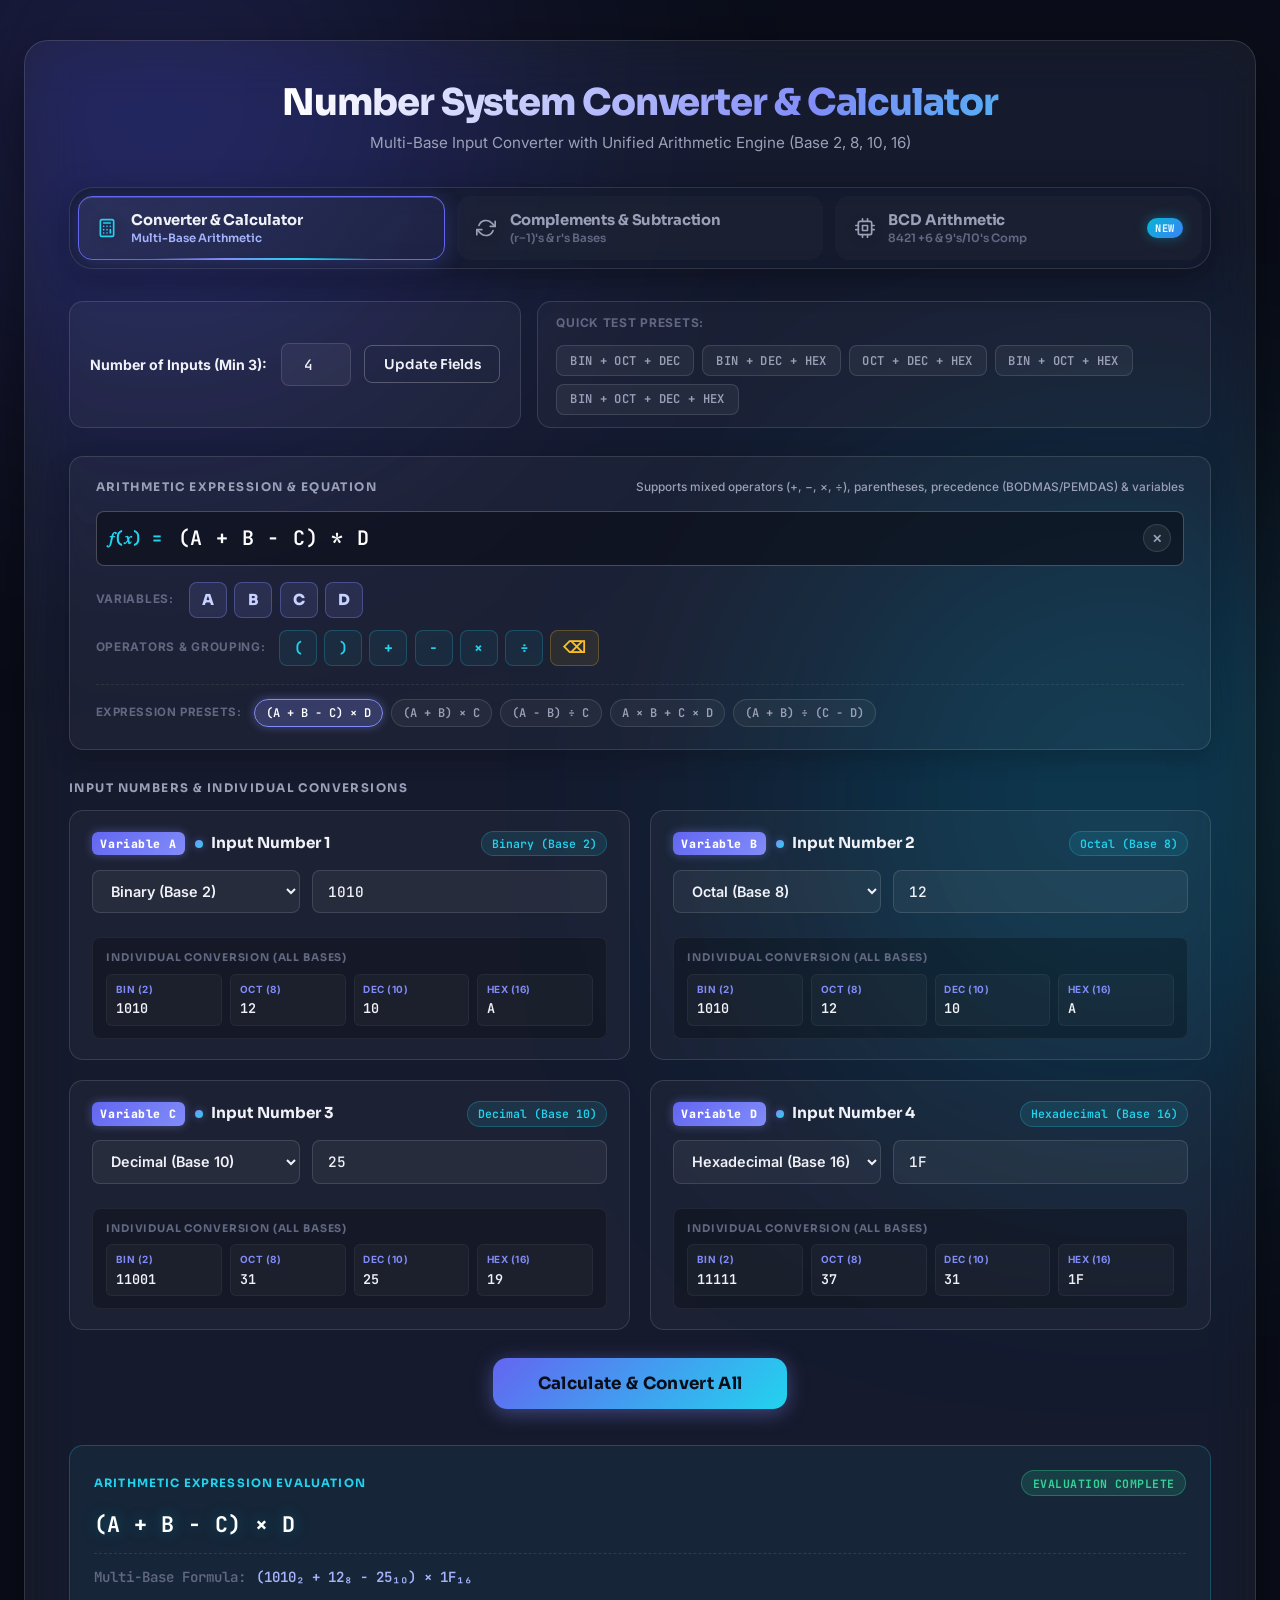
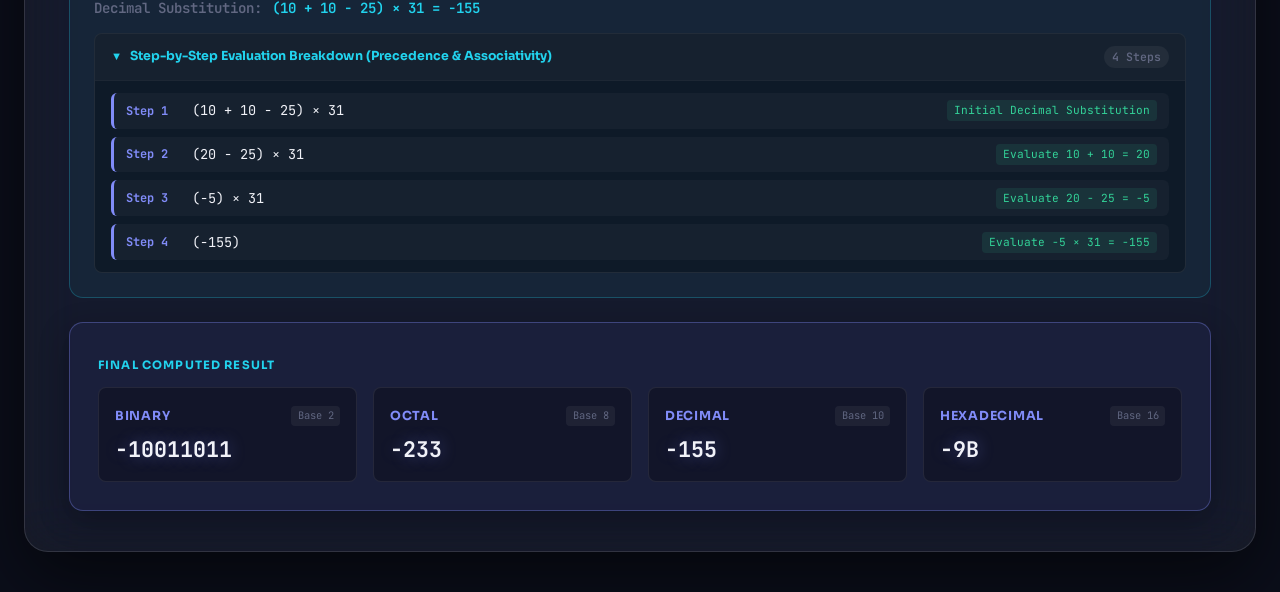
<file: index.html>
<!DOCTYPE html>
<html lang="en">

<head>
    <meta charset="UTF-8">
    <meta name="viewport" content="width=device-width, initial-scale=1.0">
    <title>Number System Converter & Calculator</title>
    <link rel="stylesheet" href="style.css">
</head>

<body>
    <div class="container">
        <header class="header">
            <h1>Number System Converter & Calculator</h1>
            <p class="subtitle">Multi-Base Input Converter with Unified Arithmetic Engine (Base 2, 8, 10, 16)</p>
        </header>

        <!-- Main Navigation Tabs -->
        <nav class="main-tabs" role="tablist" aria-label="Main Navigation">
            <button type="button" class="tab-btn active" role="tab" id="tab-btn-converter" aria-selected="true" aria-controls="tab-panel-converter" data-tab="converter">
                <span class="tab-icon" aria-hidden="true">
                    <svg width="22" height="22" viewBox="0 0 24 24" fill="none" stroke="currentColor" stroke-width="2" stroke-linecap="round" stroke-linejoin="round">
                        <rect x="4" y="2" width="16" height="20" rx="2"></rect>
                        <line x1="8" y1="6" x2="16" y2="6"></line>
                        <line x1="16" y1="14" x2="16" y2="18"></line>
                        <path d="M8 10h.01"></path>
                        <path d="M12 10h.01"></path>
                        <path d="M16 10h.01"></path>
                        <path d="M8 14h.01"></path>
                        <path d="M12 14h.01"></path>
                        <path d="M8 18h.01"></path>
                        <path d="M12 18h.01"></path>
                    </svg>
                </span>
                <div class="tab-text-group">
                    <span class="tab-title">Converter &amp; Calculator</span>
                    <span class="tab-sub">Multi-Base Arithmetic</span>
                </div>
            </button>
            <button type="button" class="tab-btn" role="tab" id="tab-btn-complements" aria-selected="false" aria-controls="tab-panel-complements" data-tab="complements">
                <span class="tab-icon" aria-hidden="true">
                    <svg width="22" height="22" viewBox="0 0 24 24" fill="none" stroke="currentColor" stroke-width="2" stroke-linecap="round" stroke-linejoin="round">
                        <polyline points="23 4 23 10 17 10"></polyline>
                        <polyline points="1 20 1 14 7 14"></polyline>
                        <path d="M3.51 9a9 9 0 0 1 14.85-3.36L23 10M1 14l4.64 4.36A9 9 0 0 0 20.49 15"></path>
                    </svg>
                </span>
                <div class="tab-text-group">
                    <span class="tab-title">Complements &amp; Subtraction</span>
                    <span class="tab-sub">(r−1)'s &amp; r's Bases</span>
                </div>
            </button>
            <button type="button" class="tab-btn" role="tab" id="tab-btn-bcd" aria-selected="false" aria-controls="tab-panel-bcd" data-tab="bcd">
                <span class="tab-icon" aria-hidden="true">
                    <svg width="22" height="22" viewBox="0 0 24 24" fill="none" stroke="currentColor" stroke-width="2" stroke-linecap="round" stroke-linejoin="round">
                        <rect x="4" y="4" width="16" height="16" rx="2"></rect>
                        <rect x="9" y="9" width="6" height="6"></rect>
                        <line x1="9" y1="1" x2="9" y2="4"></line>
                        <line x1="15" y1="1" x2="15" y2="4"></line>
                        <line x1="9" y1="20" x2="9" y2="23"></line>
                        <line x1="15" y1="20" x2="15" y2="23"></line>
                        <line x1="20" y1="9" x2="23" y2="9"></line>
                        <line x1="20" y1="14" x2="23" y2="14"></line>
                        <line x1="1" y1="9" x2="4" y2="9"></line>
                        <line x1="1" y1="14" x2="4" y2="14"></line>
                    </svg>
                </span>
                <div class="tab-text-group">
                    <span class="tab-title">BCD Arithmetic</span>
                    <span class="tab-sub">8421 +6 &amp; 9's/10's Comp</span>
                </div>
                <span class="tab-badge">New</span>
            </button>
        </nav>

        <!-- ================================================================ -->
        <!-- TAB 1: CONVERTER & CALCULATOR PANEL                              -->
        <!-- ================================================================ -->
        <main id="tab-panel-converter" class="tab-panel active" role="tabpanel" aria-labelledby="tab-btn-converter">
            <!-- top controls -->
            <div class="controls-wrapper">
            <div class="control-panel">
                <label for="num-inputs"><strong>Number of Inputs (Min 3):</strong></label>
                <input type="number" id="num-inputs" min="3" value="3" aria-label="Number of inputs">
                <button type="button" id="generate-btn">Update Fields</button>
            </div>

            <!-- quick presets for test cases -->
            <div class="presets-bar">
                <span class="bar-label">Quick Test Presets:</span>
                <div class="preset-buttons">
                    <button type="button" class="preset-btn" data-preset="1">BIN + OCT + DEC</button>
                    <button type="button" class="preset-btn" data-preset="2">BIN + DEC + HEX</button>
                    <button type="button" class="preset-btn" data-preset="3">OCT + DEC + HEX</button>
                    <button type="button" class="preset-btn" data-preset="4">BIN + OCT + HEX</button>
                    <button type="button" class="preset-btn" data-preset="5">BIN + OCT + DEC + HEX</button>
                </div>
            </div>
        </div>

        <!-- expression builder panel -->
        <div class="expression-panel">
            <div class="panel-header">
                <span class="section-label">Arithmetic Expression & Equation</span>
                <span class="panel-hint">Supports mixed operators (+, −, ×, ÷), parentheses, precedence (BODMAS/PEMDAS) & variables</span>
            </div>

            <!-- main expression text input -->
            <div class="expr-input-group">
                <label for="expr-input" class="sr-only">Arithmetic Expression</label>
                <div class="expr-input-wrapper">
                    <span class="expr-icon">𝑓(𝑥) =</span>
                    <input type="text" id="expr-input" class="expr-input" value="(A + B - C) * D" placeholder="e.g. (A + B - C) * D" spellcheck="false" autocomplete="off">
                    <button type="button" id="clear-expr-btn" class="icon-btn" title="Clear Expression" aria-label="Clear expression">✕</button>
                </div>
            </div>

            <!-- virtual keypad with variables and operators -->
            <div class="keypad-container">
                <div class="keypad-group">
                    <span class="keypad-label">Variables:</span>
                    <div class="keys-row" id="var-keys">
                        <!-- dynamically populated with buttons for active variables -->
                    </div>
                </div>

                <div class="keypad-group">
                    <span class="keypad-label">Operators & Grouping:</span>
                    <div class="keys-row">
                        <button type="button" class="key-btn op-key" data-insert="(">(</button>
                        <button type="button" class="key-btn op-key" data-insert=")">)</button>
                        <button type="button" class="key-btn op-key" data-insert=" + ">+</button>
                        <button type="button" class="key-btn op-key" data-insert=" − ">−</button>
                        <button type="button" class="key-btn op-key" data-insert=" × ">×</button>
                        <button type="button" class="key-btn op-key" data-insert=" ÷ ">÷</button>
                        <button type="button" class="key-btn action-key" id="backspace-btn" title="Backspace">⌫</button>
                    </div>
                </div>
            </div>

            <!-- expression presets -->
            <div class="expr-presets-bar">
                <span class="expr-presets-label">Expression Presets:</span>
                <div class="expr-preset-chips" id="expr-presets">
                    <button type="button" class="expr-chip" data-expr="(A + B - C) * D">(A + B − C) × D</button>
                    <button type="button" class="expr-chip" data-expr="(A + B) * C">(A + B) × C</button>
                    <button type="button" class="expr-chip" data-expr="(A - B) / C">(A − B) ÷ C</button>
                    <button type="button" class="expr-chip" data-expr="A * B + C * D">A × B + C × D</button>
                    <button type="button" class="expr-chip" data-expr="(A + B) / (C - D)">(A + B) ÷ (C − D)</button>
                </div>
            </div>
        </div>

        <!-- container for dynamically generated input rows -->
        <div class="section-label">Input Numbers & Individual Conversions</div>
        <div id="inputs-container"></div>

        <!-- error banner -->
        <div class="error-banner" id="global-error-banner" style="display: none;" role="alert">
            <div class="error-banner-icon" aria-hidden="true">
                <svg width="22" height="22" viewBox="0 0 24 24" fill="none" stroke="currentColor" stroke-width="2" stroke-linecap="round" stroke-linejoin="round">
                    <circle cx="12" cy="12" r="10"></circle>
                    <line x1="12" y1="8" x2="12" y2="12"></line>
                    <line x1="12" y1="16" x2="12.01" y2="16"></line>
                </svg>
            </div>
            <div class="error-banner-content">
                <h4 class="error-banner-title" id="error-banner-title">Arithmetic Error</h4>
                <p class="error-banner-desc" id="error-banner-desc">An error occurred during evaluation.</p>
            </div>
            <button type="button" class="error-banner-close" id="error-banner-close" aria-label="Dismiss error">✕</button>
        </div>

        <!-- calculate and convert all -->
        <div class="action-area">
            <button type="button" id="process-btn" class="primary-btn">Calculate & Convert All</button>
        </div>

        <!-- results -->
        <div class="results-section" id="results-section" style="display: none;">
            <!-- expression card -->
            <div class="expression-card" id="expression-card">
                <div class="card-header-bar">
                    <div class="card-badge">Arithmetic Expression Evaluation</div>
                    <span class="status-pill success" id="eval-status-pill">Evaluation Complete</span>
                </div>

                <div class="expression-display" id="expression-display">-</div>

                <div class="expression-breakdowns">
                    <div class="breakdown-row">
                        <span class="breakdown-label">Multi-Base Formula:</span>
                        <span class="breakdown-formula multi-base-val" id="multi-base-formula">-</span>
                    </div>
                    <div class="breakdown-row">
                        <span class="breakdown-label">Decimal Substitution:</span>
                        <span class="breakdown-formula" id="decimal-formula">-</span>
                    </div>
                </div>

                <!-- step by step evaluation -->
                <div class="steps-section" id="steps-section">
                    <div class="steps-header" id="steps-toggle">
                        <span class="steps-title">
                            <span class="steps-icon" id="steps-chevron">▼</span> Step-by-Step Evaluation Breakdown (Precedence & Associativity)
                        </span>
                        <span class="steps-count" id="steps-count">0 Steps</span>
                    </div>
                    <div class="steps-content" id="steps-content">
                        <ol class="steps-list" id="steps-list"></ol>
                    </div>
                </div>
            </div>

            <!-- final result -->
            <div class="final-results-card">
                <div class="card-badge">Final Computed Result</div>
                <div class="final-results-grid">
                    <div class="result-tile" id="tile-bin">
                        <div class="tile-header">
                            <span class="tile-base">Binary</span>
                            <span class="tile-tag">Base 2</span>
                        </div>
                        <div class="tile-value" id="final-bin">-</div>
                    </div>

                    <div class="result-tile" id="tile-oct">
                        <div class="tile-header">
                            <span class="tile-base">Octal</span>
                            <span class="tile-tag">Base 8</span>
                        </div>
                        <div class="tile-value" id="final-oct">-</div>
                    </div>

                    <div class="result-tile" id="tile-dec">
                        <div class="tile-header">
                            <span class="tile-base">Decimal</span>
                            <span class="tile-tag">Base 10</span>
                        </div>
                        <div class="tile-value" id="final-dec">-</div>
                    </div>

                    <div class="result-tile" id="tile-hex">
                        <div class="tile-header">
                            <span class="tile-base">Hexadecimal</span>
                            <span class="tile-tag">Base 16</span>
                        </div>
                        <div class="tile-value" id="final-hex">-</div>
                    </div>
                </div>
            </div>
        </div>
    </main>

        <!-- ================================================================ -->
        <!-- TAB 2: COMPLEMENTS & SUBTRACTION PANEL                           -->
        <!-- ================================================================ -->
        <section id="tab-panel-complements" class="tab-panel" role="tabpanel" aria-labelledby="tab-btn-complements">
            <div class="complement-section">
                <div class="complement-header">
                <div class="complement-title-area">
                    <h2 class="complement-title">Complements &amp; Subtraction</h2>
                    <p class="complement-subtitle">Compute (r−1)'s and r's complements for any base, and perform subtraction using complement methods</p>
                </div>
                <!-- Mode Toggle -->
                <div class="comp-mode-toggle" id="comp-mode-toggle">
                    <button type="button" class="comp-mode-btn active" id="comp-mode-display">Complement Display</button>
                    <button type="button" class="comp-mode-btn" id="comp-mode-subtract">Subtraction via Complements</button>
                </div>
            </div>

            <!-- Quick Presets Bar -->
            <div class="comp-presets-bar">
                <span class="bar-label">Quick Presets:</span>
                <div class="comp-presets-row">
                    <span class="comp-presets-group-label">Complements:</span>
                    <button type="button" class="comp-preset-btn" data-comp-preset="bin4">BIN 4-bit</button>
                    <button type="button" class="comp-preset-btn" data-comp-preset="bin8">BIN 8-bit</button>
                    <button type="button" class="comp-preset-btn" data-comp-preset="oct3">OCT 3-digit</button>
                    <button type="button" class="comp-preset-btn" data-comp-preset="dec4">DEC 4-digit</button>
                    <button type="button" class="comp-preset-btn" data-comp-preset="hex3">HEX 3-digit</button>
                </div>
                <div class="comp-presets-row">
                    <span class="comp-presets-group-label">Subtraction:</span>
                    <button type="button" class="comp-preset-btn" data-comp-preset="sub-bin">BIN: 1010 − 0111</button>
                    <button type="button" class="comp-preset-btn" data-comp-preset="sub-oct">OCT: 52 − 37</button>
                    <button type="button" class="comp-preset-btn" data-comp-preset="sub-dec">DEC: 305 − 148</button>
                    <button type="button" class="comp-preset-btn" data-comp-preset="sub-hex">HEX: C5 − 3A</button>
                    <button type="button" class="comp-preset-btn" data-comp-preset="sub-neg">BIN: 0100 − 1010 (Neg)</button>
                </div>
            </div>

            <!-- ================ COMPLEMENT DISPLAY MODE ================ -->
            <div id="comp-display-panel" class="comp-panel-content">
                <div class="comp-input-card">
                    <div class="comp-input-row">
                        <div class="comp-field">
                            <label for="comp-base" class="comp-label">Number Base</label>
                            <div class="select-wrapper">
                                <select id="comp-base" class="base-selector">
                                    <option value="2">Binary (Base 2)</option>
                                    <option value="8">Octal (Base 8)</option>
                                    <option value="10" selected>Decimal (Base 10)</option>
                                    <option value="16">Hexadecimal (Base 16)</option>
                                </select>
                            </div>
                        </div>
                        <div class="comp-field flex-grow">
                            <label for="comp-value" class="comp-label">Number Value</label>
                            <input type="text" id="comp-value" class="value-input" placeholder="Enter number..." spellcheck="false" autocomplete="off">
                        </div>
                        <div class="comp-field comp-field-narrow">
                            <label for="comp-digits" class="comp-label">Digit Width</label>
                            <input type="number" id="comp-digits" min="1" value="8" class="comp-digit-input">
                        </div>
                        <div class="comp-field comp-field-auto">
                            <label class="comp-label">&nbsp;</label>
                            <label class="comp-auto-label">
                                <input type="checkbox" id="comp-auto-digits" checked> Auto
                            </label>
                        </div>
                    </div>
                    <div class="error-message" id="comp-error" style="display: none;">Invalid input.</div>
                    <div class="comp-action-row">
                        <button type="button" id="comp-calc-btn" class="primary-btn comp-primary-btn">Compute Complements</button>
                    </div>
                </div>
                <div id="comp-results-area" class="comp-results-area" style="display: none;"></div>
            </div>

            <!-- ================ SUBTRACTION MODE ================ -->
            <div id="comp-sub-panel" class="comp-panel-content" style="display: none;">
                <div class="comp-input-card">
                    <div class="sub-input-grid">
                        <!-- Minuend A -->
                        <div class="sub-input-group">
                            <div class="sub-group-label">Minuend (A)</div>
                            <div class="sub-input-row">
                                <div class="comp-field">
                                    <label for="sub-base-a" class="comp-label">Base</label>
                                    <div class="select-wrapper">
                                        <select id="sub-base-a" class="base-selector">
                                            <option value="2" selected>Binary (2)</option>
                                            <option value="8">Octal (8)</option>
                                            <option value="10">Decimal (10)</option>
                                            <option value="16">Hex (16)</option>
                                        </select>
                                    </div>
                                </div>
                                <div class="comp-field flex-grow">
                                    <label for="sub-val-a" class="comp-label">Value</label>
                                    <input type="text" id="sub-val-a" class="value-input" placeholder="Enter A..." spellcheck="false" autocomplete="off">
                                </div>
                            </div>
                        </div>
                        <!-- Minus Symbol -->
                        <div class="sub-minus-symbol">−</div>
                        <!-- Subtrahend B -->
                        <div class="sub-input-group">
                            <div class="sub-group-label">Subtrahend (B)</div>
                            <div class="sub-input-row">
                                <div class="comp-field">
                                    <label for="sub-base-b" class="comp-label">Base</label>
                                    <div class="select-wrapper">
                                        <select id="sub-base-b" class="base-selector">
                                            <option value="2" selected>Binary (2)</option>
                                            <option value="8">Octal (8)</option>
                                            <option value="10">Decimal (10)</option>
                                            <option value="16">Hex (16)</option>
                                        </select>
                                    </div>
                                </div>
                                <div class="comp-field flex-grow">
                                    <label for="sub-val-b" class="comp-label">Value</label>
                                    <input type="text" id="sub-val-b" class="value-input" placeholder="Enter B..." spellcheck="false" autocomplete="off">
                                </div>
                            </div>
                        </div>
                    </div>
                    <!-- Digit Width Controls -->
                    <div class="sub-digit-row">
                        <div class="comp-field comp-field-narrow">
                            <label for="sub-digits" class="comp-label">Digit Width</label>
                            <input type="number" id="sub-digits" min="1" value="4" class="comp-digit-input">
                        </div>
                        <div class="comp-field comp-field-auto">
                            <label class="comp-auto-label">
                                <input type="checkbox" id="sub-auto-digits" checked> Auto
                            </label>
                        </div>
                    </div>
                    <div class="error-message" id="sub-error" style="display: none;">Invalid input.</div>
                    <div class="comp-action-row">
                        <button type="button" id="sub-calc-btn" class="primary-btn comp-primary-btn">Subtract Using Complements</button>
                    </div>
                </div>
                <div id="sub-results-area" class="comp-results-area" style="display: none;"></div>
            </div>
        </div>
    </section>

        <!-- ================================================================ -->
        <!-- TAB 3: BCD ARITHMETIC PANEL                                      -->
        <!-- ================================================================ -->
        <section id="tab-panel-bcd" class="tab-panel" role="tabpanel" aria-labelledby="tab-btn-bcd">
            <div class="bcd-section">
                <div class="bcd-header">
                    <div class="bcd-title-area">
                        <div class="bcd-title-row">
                            <h2 class="bcd-title">BCD (Binary-Coded Decimal) Arithmetic</h2>
                            <span class="bcd-tag">8421 BCD Code</span>
                        </div>
                        <p class="bcd-subtitle">
                            Execute BCD Addition with automatic +6 (0110₂) correction and BCD Subtraction using both 9's and 10's complement methods with complete carry handling
                        </p>
                    </div>

                    <!-- BCD Operation Mode Toggle -->
                    <div class="bcd-mode-toggle" id="bcd-mode-toggle">
                        <button type="button" class="bcd-mode-btn active" id="bcd-mode-add" data-bcd-mode="add">
                            <span class="mode-icon">+</span> BCD Addition (+6 Rule)
                        </button>
                        <button type="button" class="bcd-mode-btn" id="bcd-mode-sub" data-bcd-mode="sub">
                            <span class="mode-icon">&minus;</span> BCD Subtraction (Complements)
                        </button>
                    </div>
                </div>

                <!-- BCD Presets Bar -->
                <div class="bcd-presets-bar">
                    <span class="bar-label">Quick Presets:</span>
                    <div class="bcd-presets-row" id="bcd-add-presets">
                        <span class="comp-presets-group-label">Addition:</span>
                        <button type="button" class="bcd-preset-btn" data-bcd-preset="add-simple">5 + 3 (No Corr)</button>
                        <button type="button" class="bcd-preset-btn" data-bcd-preset="add-corr">7 + 6 (Sum &gt; 9)</button>
                        <button type="button" class="bcd-preset-btn" data-bcd-preset="add-multi">48 + 35 (Multi-Digit)</button>
                        <button type="button" class="bcd-preset-btn" data-bcd-preset="add-endcarry">687 + 549 (End Carry)</button>
                        <button type="button" class="bcd-preset-btn" data-bcd-preset="add-cascade">999 + 1 (Cascade)</button>
                    </div>
                    <div class="bcd-presets-row" id="bcd-sub-presets" style="display: none;">
                        <span class="comp-presets-group-label">Subtraction:</span>
                        <button type="button" class="bcd-preset-btn" data-bcd-preset="sub-pos">85 − 32 (A &gt; B)</button>
                        <button type="button" class="bcd-preset-btn" data-bcd-preset="sub-neg">32 − 85 (A &lt; B Neg)</button>
                        <button type="button" class="bcd-preset-btn" data-bcd-preset="sub-3dig">450 − 186 (3-Digit)</button>
                        <button type="button" class="bcd-preset-btn" data-bcd-preset="sub-3digneg">125 − 379 (3-Digit Neg)</button>
                        <button type="button" class="bcd-preset-btn" data-bcd-preset="sub-zero">77 − 77 (Zero)</button>
                    </div>
                </div>

                <!-- Subtraction View Mode Selector (visible only when in Subtraction mode) -->
                <div class="bcd-sub-view-selector" id="bcd-sub-view-selector" style="display: none;">
                    <span class="sub-view-label">Complement View:</span>
                    <div class="sub-view-buttons">
                        <button type="button" class="sub-view-btn active" data-view="both">Side-by-Side (9's &amp; 10's)</button>
                        <button type="button" class="sub-view-btn" data-view="9s">9's Complement Only</button>
                        <button type="button" class="sub-view-btn" data-view="10s">10's Complement Only</button>
                    </div>
                </div>

                <!-- BCD Input Card -->
                <div class="bcd-input-card">
                    <div class="bcd-card-header">
                        <span class="section-label" id="bcd-input-section-label">BCD Input Operands</span>
                        <span class="panel-hint" id="bcd-input-hint">Enter unsigned decimal numbers. Each digit is encoded into 4-bit BCD (8421).</span>
                    </div>

                    <div class="bcd-operands-grid">
                        <!-- Operand A -->
                        <div class="bcd-operand-box">
                            <div class="bcd-operand-header">
                                <label for="bcd-val-a" class="comp-label">Operand A (Decimal)</label>
                                <span class="bcd-operand-tag" id="bcd-tag-a">Augend</span>
                            </div>
                            <input type="text" id="bcd-val-a" class="value-input bcd-input" placeholder="e.g. 687" value="687" spellcheck="false" autocomplete="off">
                            <div class="bcd-preview" id="bcd-preview-a"></div>
                        </div>

                        <!-- Operator Sign Indicator -->
                        <div class="bcd-operator-indicator" id="bcd-operator-symbol" title="Operation">+</div>

                        <!-- Operand B -->
                        <div class="bcd-operand-box">
                            <div class="bcd-operand-header">
                                <label for="bcd-val-b" class="comp-label">Operand B (Decimal)</label>
                                <span class="bcd-operand-tag" id="bcd-tag-b">Addend</span>
                            </div>
                            <input type="text" id="bcd-val-b" class="value-input bcd-input" placeholder="e.g. 549" value="549" spellcheck="false" autocomplete="off">
                            <div class="bcd-preview" id="bcd-preview-b"></div>
                        </div>
                    </div>

                    <!-- Alignment / Digit Width Controls -->
                    <div class="bcd-controls-row">
                        <div class="bcd-digit-options">
                            <div class="comp-field comp-field-narrow">
                                <label for="bcd-digits" class="comp-label">Digit Width</label>
                                <input type="number" id="bcd-digits" min="1" max="16" value="3" class="comp-digit-input">
                            </div>
                            <div class="comp-field comp-field-auto">
                                <label class="comp-auto-label">
                                    <input type="checkbox" id="bcd-auto-digits" checked> Auto Align
                                </label>
                            </div>
                        </div>

                        <div class="bcd-quick-actions">
                            <button type="button" id="bcd-swap-btn" class="bcd-secondary-btn" title="Swap Operands A and B">
                                <span>⇄</span> Swap
                            </button>
                            <button type="button" id="bcd-clear-btn" class="bcd-secondary-btn" title="Clear Inputs">
                                <span>✕</span> Clear
                            </button>
                        </div>
                    </div>

                    <!-- Error message banner -->
                    <div class="error-message" id="bcd-error" style="display: none;">Invalid input. Decimal digits (0-9) only.</div>

                    <!-- Primary Action Button -->
                    <div class="bcd-action-row">
                        <button type="button" id="bcd-calc-btn" class="primary-btn bcd-primary-btn">
                            Execute BCD Addition
                        </button>
                    </div>
                </div>

                <!-- BCD Results Area -->
                <div id="bcd-results-area" class="bcd-results-area" style="display: none;"></div>
            </div>
        </section>
    </div>

    <script src="script.js"></script>
</body>

</html>
</file>
<file: style.css>
@import url('https://fonts.googleapis.com/css2?family=Sora:wght@400;500;600;700;800&family=Inter:wght@400;500;600;700&family=JetBrains+Mono:wght@400;500;600;700&display=swap');

:root {
    --font-display: 'Sora', -apple-system, BlinkMacSystemFont, sans-serif;
    --font-body: 'Inter', -apple-system, BlinkMacSystemFont, sans-serif;
    --font-mono: 'JetBrains Mono', 'SF Mono', Consolas, monospace;

    --primary: #818cf8;
    --primary-strong: #6366f1;
    --primary-glow: rgba(129, 140, 248, 0.4);
    --accent-cyan: #22d3ee;
    --accent-emerald: #34d399;
    --accent-amber: #fbbf24;
    
    --bg-deep: #0b0e1a;
    --bg-surface: #12172a;
    --text-main: #f1f2f8;
    --text-muted: #9ba0b8;
    --text-faint: #626882;

    --error: #f87171;
    --error-bg: rgba(248, 113, 113, 0.12);
    --error-border: rgba(248, 113, 113, 0.55);

    --glass-bg: rgba(255, 255, 255, 0.05);
    --glass-bg-hover: rgba(255, 255, 255, 0.08);
    --glass-border: rgba(255, 255, 255, 0.12);
    --glass-border-strong: rgba(255, 255, 255, 0.24);

    --radius-sm: 8px;
    --radius-md: 14px;
    --radius-lg: 24px;
}

* {
    box-sizing: border-box;
    margin: 0;
    padding: 0;
}

body {
    font-family: var(--font-body);
    -webkit-font-smoothing: antialiased;
    min-height: 100vh;
    color: var(--text-main);
    padding: 2.5rem 1.5rem;
    display: flex;
    justify-content: center;
    line-height: 1.5;
    position: relative;
    overflow-x: hidden;
    background: var(--bg-deep);
}

/* Ambient dynamic background lighting */
body::before,
body::after {
    content: '';
    position: fixed;
    width: 560px;
    height: 560px;
    border-radius: 50%;
    filter: blur(150px);
    z-index: 0;
    pointer-events: none;
}

body::before {
    background: rgba(99, 102, 241, 0.25);
    top: -180px;
    left: -120px;
}

body::after {
    background: rgba(34, 211, 238, 0.2);
    bottom: -180px;
    right: -120px;
}

/* Widened container for enhanced 2-column input layout */
.container {
    width: 100%;
    max-width: 1260px;
    background: var(--glass-bg);
    backdrop-filter: blur(28px) saturate(170%);
    -webkit-backdrop-filter: blur(28px) saturate(170%);
    padding: 2.5rem 2.75rem;
    border-radius: var(--radius-lg);
    border: 1px solid var(--glass-border);
    box-shadow: 0 25px 70px rgba(0, 0, 0, 0.55);
    position: relative;
    z-index: 1;
}

/* Header */
.header {
    text-align: center;
    margin-bottom: 2rem;
}

h1 {
    font-family: var(--font-display);
    font-size: 2.3rem;
    font-weight: 800;
    letter-spacing: -0.03em;
    line-height: 1.2;
    margin-bottom: 0.45rem;
    background: linear-gradient(125deg, #ffffff 20%, var(--primary) 65%, var(--accent-cyan));
    -webkit-background-clip: text;
    background-clip: text;
    color: transparent;
}

p.subtitle {
    color: var(--text-muted);
    font-size: 0.95rem;
    font-weight: 400;
}

/* Section Label */
.section-label {
    display: block;
    font-family: var(--font-display);
    font-size: 0.74rem;
    font-weight: 700;
    letter-spacing: 0.12em;
    text-transform: uppercase;
    color: var(--text-muted);
    margin-bottom: 0.75rem;
}

/* Controls Wrapper: Side-by-side on wide screens to save vertical space */
.controls-wrapper {
    display: grid;
    grid-template-columns: auto 1fr;
    gap: 1rem;
    align-items: stretch;
    margin-bottom: 1.75rem;
}

.control-panel {
    display: flex;
    gap: 0.85rem;
    align-items: center;
    padding: 0.75rem 1.25rem;
    background: rgba(255, 255, 255, 0.04);
    border: 1px solid var(--glass-border);
    border-radius: var(--radius-md);
    white-space: nowrap;
}

.control-panel label {
    font-size: 0.88rem;
    color: var(--text-main);
}

.control-panel input {
    width: 70px;
    text-align: center;
    font-size: 1rem;
    font-weight: 600;
}

/* Preset Buttons Bar */
.presets-bar {
    display: flex;
    align-items: center;
    gap: 0.85rem;
    flex-wrap: wrap;
    background: rgba(255, 255, 255, 0.03);
    border: 1px solid var(--glass-border);
    padding: 0.75rem 1.15rem;
    border-radius: var(--radius-md);
}

.bar-label {
    font-size: 0.75rem;
    font-weight: 700;
    color: var(--text-faint);
    text-transform: uppercase;
    letter-spacing: 0.06em;
    white-space: nowrap;
}

.preset-buttons {
    display: flex;
    gap: 0.5rem;
    flex-wrap: wrap;
}

.preset-btn {
    font-family: var(--font-mono);
    background: rgba(255, 255, 255, 0.05);
    color: var(--text-muted);
    border: 1px solid var(--glass-border);
    padding: 0.4rem 0.8rem;
    border-radius: var(--radius-sm);
    cursor: pointer;
    font-size: 0.76rem;
    font-weight: 600;
    letter-spacing: 0.03em;
    transition: all 0.15s ease;
}

.preset-btn:hover {
    background: rgba(129, 140, 248, 0.16);
    color: var(--text-main);
    border-color: var(--primary);
    transform: translateY(-1px);
}

/* Expression Builder Panel */
.expression-panel {
    background: rgba(255, 255, 255, 0.035);
    border: 1px solid var(--glass-border);
    border-radius: var(--radius-md);
    padding: 1.4rem 1.6rem;
    margin-bottom: 1.85rem;
    backdrop-filter: blur(16px);
    -webkit-backdrop-filter: blur(16px);
    box-shadow: 0 8px 24px rgba(0, 0, 0, 0.2);
    transition: border-color 0.2s ease, box-shadow 0.2s ease;
}

.expression-panel:focus-within {
    border-color: var(--primary);
    box-shadow: 0 8px 30px var(--primary-glow);
}

.panel-header {
    display: flex;
    justify-content: space-between;
    align-items: center;
    flex-wrap: wrap;
    gap: 0.5rem;
    margin-bottom: 0.85rem;
}

.panel-header .section-label {
    margin-bottom: 0;
}

.panel-hint {
    font-size: 0.74rem;
    color: var(--text-muted);
    font-weight: 500;
}

/* Expression Input Box */
.expr-input-group {
    margin-bottom: 1rem;
}

.expr-input-wrapper {
    display: flex;
    align-items: center;
    background: rgba(11, 14, 26, 0.65);
    border: 1.5px solid var(--glass-border-strong);
    border-radius: var(--radius-sm);
    padding: 0.35rem 0.75rem;
    transition: all 0.2s ease;
}

.expr-input-wrapper:focus-within {
    border-color: var(--accent-cyan);
    box-shadow: 0 0 16px rgba(34, 211, 238, 0.3);
    background: rgba(11, 14, 26, 0.85);
}

.expr-icon {
    font-family: var(--font-mono);
    font-size: 1.05rem;
    font-weight: 700;
    color: var(--accent-cyan);
    margin-right: 0.75rem;
    user-select: none;
}

.expr-input {
    flex-grow: 1;
    background: transparent !important;
    border: none !important;
    box-shadow: none !important;
    color: #ffffff !important;
    font-family: var(--font-mono) !important;
    font-size: 1.25rem !important;
    font-weight: 600 !important;
    padding: 0.5rem 0.25rem !important;
    letter-spacing: 0.04em;
}

.expr-input::placeholder {
    color: var(--text-faint);
    font-weight: 400;
}

.icon-btn {
    background: rgba(255, 255, 255, 0.06);
    border: 1px solid var(--glass-border);
    color: var(--text-muted);
    width: 28px;
    height: 28px;
    padding: 0;
    display: flex;
    align-items: center;
    justify-content: center;
    border-radius: 50%;
    font-size: 0.75rem;
    cursor: pointer;
    transition: all 0.15s ease;
}

.icon-btn:hover {
    background: rgba(248, 113, 113, 0.2);
    color: var(--error);
    border-color: var(--error);
    transform: scale(1.08);
}

/* Virtual Keypad */
.keypad-container {
    display: flex;
    flex-direction: column;
    gap: 0.75rem;
    margin-bottom: 1.15rem;
}

.keypad-group {
    display: flex;
    align-items: center;
    gap: 0.85rem;
    flex-wrap: wrap;
}

.keypad-label {
    font-size: 0.74rem;
    font-weight: 700;
    color: var(--text-faint);
    text-transform: uppercase;
    letter-spacing: 0.06em;
    min-width: 80px;
}

.keys-row {
    display: flex;
    gap: 0.45rem;
    flex-wrap: wrap;
    align-items: center;
}

.key-btn {
    font-family: var(--font-mono);
    font-size: 0.92rem;
    font-weight: 700;
    padding: 0.42rem 0.75rem;
    min-width: 38px;
    height: 36px;
    border-radius: var(--radius-sm);
    display: inline-flex;
    align-items: center;
    justify-content: center;
    background: rgba(255, 255, 255, 0.05);
    border: 1px solid var(--glass-border);
    color: var(--text-main);
    cursor: pointer;
    transition: all 0.15s ease;
}

.key-btn:hover {
    background: rgba(255, 255, 255, 0.12);
    border-color: var(--primary);
    transform: translateY(-2px);
    box-shadow: 0 3px 10px rgba(0, 0, 0, 0.3);
}

.key-btn:active {
    transform: translateY(0);
}

/* Variable Keys with Accent Colors */
.var-key {
    background: rgba(129, 140, 248, 0.12);
    border-color: rgba(129, 140, 248, 0.35);
    color: #c7d2fe;
    font-family: var(--font-display);
    font-size: 0.95rem;
    font-weight: 800;
}

.var-key:hover {
    background: rgba(129, 140, 248, 0.28);
    border-color: var(--primary);
    color: #ffffff;
    box-shadow: 0 0 12px var(--primary-glow);
}

/* Operator Keys */
.op-key {
    color: var(--accent-cyan);
    background: rgba(34, 211, 238, 0.06);
    border-color: rgba(34, 211, 238, 0.22);
}

.op-key:hover {
    background: rgba(34, 211, 238, 0.2);
    border-color: var(--accent-cyan);
    color: #ffffff;
    box-shadow: 0 0 12px rgba(34, 211, 238, 0.35);
}

.action-key {
    color: var(--accent-amber);
    background: rgba(251, 191, 36, 0.08);
    border-color: rgba(251, 191, 36, 0.25);
    font-size: 1rem;
}

.action-key:hover {
    background: rgba(251, 191, 36, 0.2);
    border-color: var(--accent-amber);
    color: #ffffff;
}

/* Preset Chips */
.expr-presets-bar {
    display: flex;
    align-items: center;
    gap: 0.75rem;
    flex-wrap: wrap;
    border-top: 1px dashed rgba(255, 255, 255, 0.08);
    padding-top: 0.85rem;
}

.expr-presets-label {
    font-size: 0.72rem;
    font-weight: 700;
    color: var(--text-faint);
    text-transform: uppercase;
    letter-spacing: 0.05em;
    white-space: nowrap;
}

.expr-preset-chips {
    display: flex;
    gap: 0.5rem;
    flex-wrap: wrap;
}

.expr-chip {
    font-family: var(--font-mono);
    font-size: 0.75rem;
    font-weight: 600;
    padding: 0.32rem 0.7rem;
    background: rgba(255, 255, 255, 0.04);
    border: 1px solid var(--glass-border);
    border-radius: 20px;
    color: var(--text-muted);
    cursor: pointer;
    transition: all 0.15s ease;
}

.expr-chip:hover {
    background: rgba(129, 140, 248, 0.15);
    border-color: var(--primary);
    color: var(--text-main);
    transform: translateY(-1px);
}

.expr-chip.active {
    background: rgba(129, 140, 248, 0.25);
    border-color: var(--primary);
    color: #ffffff;
    box-shadow: 0 0 10px var(--primary-glow);
}

/* Form Inputs & Selects */
input[type="text"], input[type="number"], select {
    font-family: var(--font-mono);
    padding: 0.7rem 0.9rem;
    border: 1px solid var(--glass-border);
    border-radius: var(--radius-sm);
    outline: none;
    font-size: 0.9rem;
    font-weight: 500;
    color: var(--text-main);
    background: rgba(255, 255, 255, 0.05);
    transition: border-color 0.15s ease, box-shadow 0.15s ease, background 0.15s ease;
}

select {
    font-family: var(--font-body);
    font-weight: 600;
    cursor: pointer;
}

select option {
    background: #14192b;
    color: var(--text-main);
}

input[type="text"]:hover, select:hover {
    border-color: var(--glass-border-strong);
    background: rgba(255, 255, 255, 0.08);
}

input[type="text"]:focus, input[type="number"]:focus, select:focus {
    border-color: var(--primary);
    background: rgba(255, 255, 255, 0.09);
    box-shadow: 0 0 0 3px var(--primary-glow);
}

/* 2-Column Grid for Input Rows */
#inputs-container {
    display: grid;
    grid-template-columns: repeat(2, 1fr);
    gap: 1.25rem;
    margin-bottom: 1.5rem;
}

.input-row {
    border: 1px solid var(--glass-border);
    border-radius: var(--radius-md);
    padding: 1.25rem 1.35rem;
    background: rgba(255, 255, 255, 0.035);
    backdrop-filter: blur(14px);
    -webkit-backdrop-filter: blur(14px);
    transition: border-color 0.2s ease, transform 0.2s ease, box-shadow 0.2s ease;
    display: flex;
    flex-direction: column;
    justify-content: space-between;
}

.input-row:hover {
    border-color: var(--glass-border-strong);
    transform: translateY(-2px);
    box-shadow: 0 6px 20px rgba(0, 0, 0, 0.25);
}

.row-header {
    display: flex;
    justify-content: space-between;
    align-items: center;
    margin-bottom: 0.85rem;
}

.row-header-title {
    display: flex;
    align-items: center;
    gap: 0.65rem;
}

.row-header h3 {
    font-family: var(--font-display);
    font-size: 0.95rem;
    font-weight: 700;
    color: var(--text-main);
    display: flex;
    align-items: center;
    gap: 0.5rem;
    margin: 0;
}

.row-header h3::before {
    content: '';
    width: 8px;
    height: 8px;
    border-radius: 50%;
    background: linear-gradient(135deg, var(--primary), var(--accent-cyan));
    box-shadow: 0 0 8px var(--primary-glow);
    display: inline-block;
}

.var-badge {
    font-family: var(--font-mono);
    font-size: 0.72rem;
    font-weight: 800;
    color: #ffffff;
    background: linear-gradient(135deg, var(--primary-strong), var(--primary));
    padding: 0.2rem 0.55rem;
    border-radius: 6px;
    letter-spacing: 0.05em;
    box-shadow: 0 0 10px var(--primary-glow);
}

.row-indicators-group {
    display: flex;
    align-items: center;
    gap: 0.5rem;
}

.row-indicator {
    font-family: var(--font-mono);
    font-size: 0.72rem;
    font-weight: 600;
    color: var(--accent-cyan);
    background: rgba(34, 211, 238, 0.1);
    border: 1px solid rgba(34, 211, 238, 0.25);
    padding: 0.2rem 0.6rem;
    border-radius: 20px;
}

.form-group {
    display: flex;
    gap: 0.75rem;
    align-items: center;
    margin-bottom: 0.75rem;
}

.flex-grow {
    flex-grow: 1;
}

.input-wrapper input {
    width: 100%;
}

.error {
    border-color: var(--error) !important;
    background-color: var(--error-bg) !important;
}

.error:focus {
    box-shadow: 0 0 0 3px var(--error-border) !important;
}

.error-message {
    color: var(--error);
    font-size: 0.78rem;
    font-weight: 500;
    margin-top: -0.35rem;
    margin-bottom: 0.75rem;
    display: none;
}

/* Individual Conversion Matrix Inside Card */
.conversion-matrix {
    margin-top: 0.75rem;
    background: rgba(0, 0, 0, 0.25);
    border: 1px solid rgba(255, 255, 255, 0.06);
    border-radius: var(--radius-sm);
    padding: 0.75rem 0.85rem;
}

.matrix-title {
    font-family: var(--font-display);
    font-size: 0.66rem;
    font-weight: 700;
    letter-spacing: 0.08em;
    text-transform: uppercase;
    color: var(--text-faint);
    margin-bottom: 0.5rem;
}

.matrix-grid {
    display: grid;
    grid-template-columns: repeat(4, 1fr);
    gap: 0.5rem;
}

.matrix-cell {
    display: flex;
    flex-direction: column;
    background: rgba(255, 255, 255, 0.03);
    padding: 0.4rem 0.55rem;
    border-radius: 6px;
    border: 1px solid rgba(255, 255, 255, 0.05);
}

.matrix-base {
    font-size: 0.62rem;
    font-weight: 700;
    color: var(--primary);
    letter-spacing: 0.05em;
    margin-bottom: 0.12rem;
}

.matrix-value {
    font-family: var(--font-mono);
    font-size: 0.84rem;
    font-weight: 600;
    color: var(--text-main);
    word-break: break-all;
}

/* Global Error Banner */
.error-banner {
    display: flex;
    align-items: flex-start;
    gap: 1rem;
    background: rgba(248, 113, 113, 0.12);
    border: 1.5px solid var(--error-border);
    border-radius: var(--radius-md);
    padding: 1.1rem 1.4rem;
    margin-bottom: 1.5rem;
    backdrop-filter: blur(14px);
    -webkit-backdrop-filter: blur(14px);
    box-shadow: 0 8px 24px rgba(248, 113, 113, 0.2);
    animation: fadeIn 0.25s ease-out;
}

.error-banner-icon {
    font-size: 1.5rem;
    line-height: 1;
}

.error-banner-content {
    flex-grow: 1;
}

.error-banner-title {
    font-family: var(--font-display);
    font-size: 0.95rem;
    font-weight: 700;
    color: var(--error);
    margin-bottom: 0.2rem;
}

.error-banner-desc {
    font-size: 0.85rem;
    color: #fca5a5;
    line-height: 1.4;
    word-break: break-word;
}

.error-banner-close {
    background: transparent;
    border: none;
    color: var(--error);
    font-size: 1rem;
    cursor: pointer;
    padding: 0.2rem;
    line-height: 1;
}

.error-banner-close:hover {
    color: #ffffff;
}

/* General Buttons */
button {
    font-family: var(--font-display);
    background: transparent;
    color: var(--text-main);
    border: 1px solid var(--glass-border-strong);
    padding: 0.6rem 1.15rem;
    border-radius: var(--radius-sm);
    cursor: pointer;
    font-weight: 600;
    font-size: 0.85rem;
    transition: all 0.15s ease;
}

button:hover {
    background: var(--glass-bg-hover);
    border-color: var(--primary);
    transform: translateY(-1px);
}

button:active {
    transform: translateY(0);
}

/* Action Area */
.action-area {
    text-align: center;
    margin: 1.75rem 0 2.25rem 0;
}

.primary-btn {
    font-family: var(--font-display);
    background: linear-gradient(135deg, var(--primary-strong), var(--accent-cyan));
    color: #0b0e1a;
    border: none;
    font-size: 1.05rem;
    font-weight: 700;
    letter-spacing: 0.02em;
    padding: 0.95rem 2.8rem;
    border-radius: var(--radius-md);
    box-shadow: 0 4px 20px var(--primary-glow);
    cursor: pointer;
    transition: all 0.2s ease;
}

.primary-btn:hover {
    box-shadow: 0 8px 30px var(--primary-glow);
    transform: translateY(-2px);
}

.primary-btn:active {
    transform: translateY(0);
}

/* Results Section */
.results-section {
    animation: fadeIn 0.3s ease-out;
}

@keyframes fadeIn {
    from {
        opacity: 0;
        transform: translateY(8px);
    }
    to {
        opacity: 1;
        transform: translateY(0);
    }
}

.card-badge {
    font-family: var(--font-display);
    font-size: 0.72rem;
    font-weight: 700;
    letter-spacing: 0.1em;
    text-transform: uppercase;
    color: var(--accent-cyan);
    margin-bottom: 0.75rem;
    display: inline-block;
}

/* Arithmetic Expression Card */
.expression-card {
    background: rgba(34, 211, 238, 0.06);
    border: 1px solid rgba(34, 211, 238, 0.25);
    border-radius: var(--radius-md);
    padding: 1.5rem;
    margin-bottom: 1.5rem;
    backdrop-filter: blur(12px);
    -webkit-backdrop-filter: blur(12px);
}

.card-header-bar {
    display: flex;
    justify-content: space-between;
    align-items: center;
    margin-bottom: 0.75rem;
}

.card-header-bar .card-badge {
    margin-bottom: 0;
}

.status-pill {
    font-family: var(--font-mono);
    font-size: 0.72rem;
    font-weight: 700;
    padding: 0.2rem 0.65rem;
    border-radius: 20px;
    letter-spacing: 0.04em;
    text-transform: uppercase;
}

.status-pill.success {
    background: rgba(52, 211, 153, 0.15);
    color: var(--accent-emerald);
    border: 1px solid rgba(52, 211, 153, 0.35);
}

.status-pill.error {
    background: rgba(248, 113, 113, 0.15);
    color: var(--error);
    border: 1px solid rgba(248, 113, 113, 0.35);
}

.expression-display {
    font-family: var(--font-mono);
    font-size: 1.35rem;
    font-weight: 700;
    color: #ffffff;
    letter-spacing: 0.02em;
    word-break: break-all;
    margin-bottom: 0.75rem;
    text-shadow: 0 0 15px rgba(34, 211, 238, 0.35);
}

.expression-breakdowns {
    display: flex;
    flex-direction: column;
    gap: 0.6rem;
    border-top: 1px dashed rgba(255, 255, 255, 0.1);
    padding-top: 0.85rem;
    margin-bottom: 0.75rem;
}

.breakdown-row {
    display: flex;
    align-items: center;
    gap: 0.65rem;
    font-family: var(--font-mono);
    font-size: 0.88rem;
    flex-wrap: wrap;
}

.breakdown-label {
    font-weight: 600;
    color: var(--text-faint);
}

.breakdown-formula {
    color: var(--accent-cyan);
    font-weight: 600;
}

.multi-base-val {
    color: #a5b4fc !important;
}

/* Step-by-Step Evaluation Breakdown */
.steps-section {
    background: rgba(0, 0, 0, 0.28);
    border: 1px solid rgba(255, 255, 255, 0.08);
    border-radius: var(--radius-sm);
    overflow: hidden;
    margin-top: 0.85rem;
}

.steps-header {
    display: flex;
    justify-content: space-between;
    align-items: center;
    padding: 0.75rem 1rem;
    cursor: pointer;
    background: rgba(255, 255, 255, 0.03);
    transition: background 0.15s ease;
    user-select: none;
}

.steps-header:hover {
    background: rgba(255, 255, 255, 0.07);
}

.steps-title {
    font-family: var(--font-display);
    font-size: 0.78rem;
    font-weight: 700;
    color: var(--accent-cyan);
    display: flex;
    align-items: center;
    gap: 0.5rem;
}

.steps-icon {
    font-size: 0.7rem;
    transition: transform 0.2s ease;
}

.steps-count {
    font-family: var(--font-mono);
    font-size: 0.72rem;
    font-weight: 600;
    color: var(--text-faint);
    background: rgba(255, 255, 255, 0.05);
    padding: 0.15rem 0.5rem;
    border-radius: 12px;
}

.steps-content {
    padding: 0.75rem 1rem;
    border-top: 1px solid rgba(255, 255, 255, 0.06);
}

.steps-list {
    list-style: none;
    display: flex;
    flex-direction: column;
    gap: 0.5rem;
    padding-left: 0;
}

.step-item {
    display: flex;
    align-items: center;
    gap: 0.75rem;
    font-family: var(--font-mono);
    font-size: 0.85rem;
    padding: 0.45rem 0.75rem;
    background: rgba(255, 255, 255, 0.03);
    border-radius: 6px;
    border-left: 3px solid var(--primary);
    flex-wrap: wrap;
}

.step-num {
    font-weight: 700;
    color: var(--primary);
    font-size: 0.75rem;
    min-width: 54px;
}

.step-expr {
    color: var(--text-main);
    flex-grow: 1;
}

.step-badge {
    font-size: 0.7rem;
    color: var(--accent-emerald);
    background: rgba(52, 211, 153, 0.1);
    padding: 0.15rem 0.45rem;
    border-radius: 4px;
    white-space: nowrap;
}

.result-tile.error {
    border-color: var(--error-border);
    background: var(--error-bg);
}

.result-tile.error .tile-value {
    color: var(--error);
    font-size: 0.95rem;
    text-shadow: none;
}

/* Final Multi-Base Results Card */
.final-results-card {
    background: rgba(99, 102, 241, 0.08);
    border: 1px solid rgba(129, 140, 248, 0.35);
    border-radius: var(--radius-md);
    padding: 1.75rem;
    backdrop-filter: blur(14px);
    -webkit-backdrop-filter: blur(14px);
    box-shadow: 0 10px 30px rgba(0, 0, 0, 0.3);
}

.final-results-grid {
    display: grid;
    grid-template-columns: repeat(4, 1fr);
    gap: 1rem;
}

.result-tile {
    background: rgba(0, 0, 0, 0.3);
    border: 1px solid rgba(255, 255, 255, 0.08);
    border-radius: var(--radius-sm);
    padding: 1.15rem 1rem;
    display: flex;
    flex-direction: column;
    justify-content: space-between;
    transition: all 0.2s ease;
}

.result-tile:hover {
    border-color: var(--primary);
    transform: translateY(-2px);
    box-shadow: 0 4px 18px rgba(129, 140, 248, 0.2);
}

.tile-header {
    display: flex;
    justify-content: space-between;
    align-items: center;
    margin-bottom: 0.65rem;
}

.tile-base {
    font-family: var(--font-display);
    font-size: 0.78rem;
    font-weight: 700;
    color: var(--primary);
    text-transform: uppercase;
    letter-spacing: 0.06em;
}

.tile-tag {
    font-family: var(--font-mono);
    font-size: 0.65rem;
    color: var(--text-faint);
    background: rgba(255, 255, 255, 0.05);
    padding: 0.15rem 0.4rem;
    border-radius: 4px;
}

.tile-value {
    font-family: var(--font-mono);
    font-size: 1.35rem;
    font-weight: 700;
    color: var(--text-main);
    word-break: break-all;
    line-height: 1.2;
    text-shadow: 0 0 16px var(--primary-glow);
}

/* ================================================================ */
/* COMPLEMENT & SUBTRACTION SECTION                                  */
/* ================================================================ */

.complement-section {
    margin-top: 3rem;
    padding-top: 2.5rem;
    border-top: 2px solid rgba(255, 255, 255, 0.06);
}

.complement-header {
    display: flex;
    justify-content: space-between;
    align-items: flex-start;
    flex-wrap: wrap;
    gap: 1rem;
    margin-bottom: 1.5rem;
}

.complement-title-area {
    flex: 1;
    min-width: 250px;
}

.complement-title {
    font-family: var(--font-display);
    font-size: 1.75rem;
    font-weight: 800;
    letter-spacing: -0.02em;
    margin-bottom: 0.3rem;
    background: linear-gradient(125deg, #ffffff 20%, var(--accent-emerald) 65%, var(--accent-cyan));
    -webkit-background-clip: text;
    background-clip: text;
    color: transparent;
}

.complement-subtitle {
    color: var(--text-muted);
    font-size: 0.88rem;
    font-weight: 400;
}

/* Mode Toggle */
.comp-mode-toggle {
    display: flex;
    background: rgba(0, 0, 0, 0.35);
    border: 1px solid var(--glass-border);
    border-radius: var(--radius-sm);
    padding: 3px;
    gap: 3px;
    flex-shrink: 0;
}

.comp-mode-btn {
    font-family: var(--font-display) !important;
    font-size: 0.78rem !important;
    font-weight: 600 !important;
    padding: 0.5rem 1rem !important;
    border: 1px solid transparent !important;
    border-radius: 6px !important;
    background: transparent !important;
    color: var(--text-muted) !important;
    cursor: pointer;
    transition: all 0.2s ease;
    white-space: nowrap;
}

.comp-mode-btn:hover {
    color: var(--text-main) !important;
    background: rgba(255, 255, 255, 0.05) !important;
    transform: none !important;
}

.comp-mode-btn.active {
    background: linear-gradient(135deg, rgba(52, 211, 153, 0.2), rgba(34, 211, 238, 0.15)) !important;
    border-color: rgba(52, 211, 153, 0.4) !important;
    color: var(--accent-emerald) !important;
    box-shadow: 0 0 12px rgba(52, 211, 153, 0.2);
}

/* Complement Presets Bar */
.comp-presets-bar {
    display: flex;
    flex-direction: column;
    gap: 0.6rem;
    background: rgba(255, 255, 255, 0.03);
    border: 1px solid var(--glass-border);
    padding: 0.85rem 1.15rem;
    border-radius: var(--radius-md);
    margin-bottom: 1.5rem;
}

.comp-presets-row {
    display: flex;
    align-items: center;
    gap: 0.5rem;
    flex-wrap: wrap;
}

.comp-presets-group-label {
    font-size: 0.72rem;
    font-weight: 700;
    color: var(--text-faint);
    text-transform: uppercase;
    letter-spacing: 0.05em;
    min-width: 90px;
}

.comp-preset-btn {
    font-family: var(--font-mono) !important;
    background: rgba(255, 255, 255, 0.05) !important;
    color: var(--text-muted) !important;
    border: 1px solid var(--glass-border) !important;
    padding: 0.35rem 0.7rem !important;
    border-radius: var(--radius-sm) !important;
    cursor: pointer;
    font-size: 0.72rem !important;
    font-weight: 600 !important;
    letter-spacing: 0.02em;
    transition: all 0.15s ease;
}

.comp-preset-btn:hover {
    background: rgba(52, 211, 153, 0.14) !important;
    color: var(--text-main) !important;
    border-color: var(--accent-emerald) !important;
    transform: translateY(-1px) !important;
}

/* Complement Panel Content */
.comp-panel-content {
    animation: fadeIn 0.25s ease-out;
}

/* Input Card */
.comp-input-card {
    background: rgba(255, 255, 255, 0.035);
    border: 1px solid var(--glass-border);
    border-radius: var(--radius-md);
    padding: 1.35rem 1.5rem;
    margin-bottom: 1.5rem;
    backdrop-filter: blur(16px);
    -webkit-backdrop-filter: blur(16px);
}

.comp-input-row {
    display: flex;
    gap: 0.85rem;
    align-items: flex-end;
    flex-wrap: wrap;
}

.comp-field {
    display: flex;
    flex-direction: column;
    gap: 0.35rem;
}

.comp-field-narrow {
    width: 90px;
}

.comp-field-auto {
    width: 65px;
}

.comp-label {
    font-size: 0.72rem;
    font-weight: 700;
    color: var(--text-faint);
    text-transform: uppercase;
    letter-spacing: 0.06em;
}

.comp-digit-input {
    width: 100%;
    text-align: center;
    font-size: 0.9rem;
    font-weight: 600;
}

.comp-auto-label {
    display: flex;
    align-items: center;
    gap: 0.4rem;
    font-size: 0.78rem;
    font-weight: 600;
    color: var(--text-muted);
    cursor: pointer;
    padding: 0.7rem 0;
    white-space: nowrap;
}

.comp-auto-label input[type="checkbox"] {
    accent-color: var(--accent-emerald);
    width: 15px;
    height: 15px;
    cursor: pointer;
}

.comp-action-row {
    margin-top: 1rem;
    text-align: center;
}

.comp-primary-btn {
    font-size: 0.95rem !important;
    padding: 0.8rem 2.2rem !important;
    background: linear-gradient(135deg, #059669, var(--accent-cyan)) !important;
}

/* Complement Results Area */
.comp-results-area {
    animation: fadeIn 0.3s ease-out;
}

/* Complement Result Header */
.comp-result-header {
    display: flex;
    justify-content: space-between;
    align-items: center;
    flex-wrap: wrap;
    gap: 0.75rem;
    margin-bottom: 1.25rem;
    padding: 1rem 1.25rem;
    background: rgba(0, 0, 0, 0.25);
    border: 1px solid rgba(255, 255, 255, 0.08);
    border-radius: var(--radius-sm);
}

.comp-original-display {
    display: flex;
    align-items: center;
    gap: 0.65rem;
    flex-wrap: wrap;
}

.comp-orig-label {
    font-size: 0.78rem;
    font-weight: 700;
    color: var(--text-faint);
    text-transform: uppercase;
    letter-spacing: 0.04em;
}

.comp-orig-value {
    font-family: var(--font-mono);
    font-size: 1.25rem;
    font-weight: 700;
    color: #ffffff;
    text-shadow: 0 0 12px var(--primary-glow);
}

.comp-orig-value sub,
.comp-card-dec sub,
.comp-conv-val sub,
.sub-operand sub,
.sub-answer sub,
.sub-dec-answer sub,
.sub-result-value sub,
.sub-result-dec sub {
    font-size: 0.65em;
    color: var(--text-faint);
}

.comp-orig-dec {
    font-family: var(--font-mono);
    font-size: 0.88rem;
    font-weight: 600;
    color: var(--text-muted);
}

.comp-info-badges {
    display: flex;
    gap: 0.5rem;
}

.comp-info-badge {
    font-family: var(--font-mono);
    font-size: 0.68rem;
    font-weight: 700;
    color: var(--accent-emerald);
    background: rgba(52, 211, 153, 0.12);
    border: 1px solid rgba(52, 211, 153, 0.3);
    padding: 0.2rem 0.55rem;
    border-radius: 20px;
    letter-spacing: 0.04em;
}

/* Complement Results Grid (2 cards side-by-side) */
.comp-results-grid {
    display: grid;
    grid-template-columns: repeat(2, 1fr);
    gap: 1.25rem;
    margin-bottom: 1.5rem;
}

.comp-card {
    background: rgba(0, 0, 0, 0.25);
    border-radius: var(--radius-md);
    padding: 1.35rem;
    transition: all 0.2s ease;
}

.comp-card.diminished {
    border: 1px solid rgba(34, 211, 238, 0.25);
}

.comp-card.radix {
    border: 1px solid rgba(129, 140, 248, 0.3);
}

.comp-card:hover {
    transform: translateY(-2px);
    box-shadow: 0 6px 20px rgba(0, 0, 0, 0.3);
}

.comp-card.diminished:hover {
    border-color: rgba(34, 211, 238, 0.5);
}

.comp-card.radix:hover {
    border-color: rgba(129, 140, 248, 0.5);
}

.comp-card-header {
    margin-bottom: 0.85rem;
}

.comp-card-title {
    font-family: var(--font-display);
    font-size: 1.05rem;
    font-weight: 700;
    display: block;
    margin-bottom: 0.15rem;
}

.diminished .comp-card-title {
    color: var(--accent-cyan);
}

.radix .comp-card-title {
    color: var(--primary);
}

.comp-card-subtitle {
    font-size: 0.7rem;
    font-weight: 600;
    color: var(--text-faint);
    text-transform: uppercase;
    letter-spacing: 0.06em;
}

.comp-card-value {
    font-family: var(--font-mono);
    font-size: 1.65rem;
    font-weight: 800;
    color: #ffffff;
    letter-spacing: 0.06em;
    word-break: break-all;
    margin-bottom: 0.25rem;
}

.diminished .comp-card-value {
    text-shadow: 0 0 18px rgba(34, 211, 238, 0.4);
}

.radix .comp-card-value {
    text-shadow: 0 0 18px var(--primary-glow);
}

.comp-card-dec {
    font-family: var(--font-mono);
    font-size: 0.85rem;
    font-weight: 600;
    color: var(--text-muted);
    margin-bottom: 0.85rem;
}

/* Method Breakdown */
.comp-card-method {
    background: rgba(255, 255, 255, 0.03);
    border: 1px solid rgba(255, 255, 255, 0.06);
    border-radius: 6px;
    padding: 0.75rem 0.85rem;
    margin-bottom: 0.85rem;
}

.comp-method-title {
    font-size: 0.7rem;
    font-weight: 700;
    color: var(--text-faint);
    text-transform: uppercase;
    letter-spacing: 0.06em;
    margin-bottom: 0.5rem;
}

.comp-digit-steps {
    display: flex;
    flex-wrap: wrap;
    gap: 0.35rem;
}

.comp-digit-step {
    font-family: var(--font-mono);
    font-size: 0.76rem;
    font-weight: 600;
    padding: 0.2rem 0.5rem;
    border-radius: 4px;
    background: rgba(34, 211, 238, 0.08);
    color: var(--accent-cyan);
    border: 1px solid rgba(34, 211, 238, 0.15);
}

.radix .comp-digit-step {
    background: rgba(129, 140, 248, 0.08);
    color: #a5b4fc;
    border-color: rgba(129, 140, 248, 0.15);
}

.comp-digit-step.add-one {
    background: rgba(251, 191, 36, 0.1) !important;
    color: var(--accent-amber) !important;
    border-color: rgba(251, 191, 36, 0.25) !important;
    font-weight: 700;
}

/* Complement Conversions Grid */
.comp-card-conversions {
    background: rgba(0, 0, 0, 0.2);
    border: 1px solid rgba(255, 255, 255, 0.05);
    border-radius: 6px;
    padding: 0.65rem 0.75rem;
}

.comp-conv-title {
    font-size: 0.64rem;
    font-weight: 700;
    letter-spacing: 0.08em;
    text-transform: uppercase;
    color: var(--text-faint);
    margin-bottom: 0.4rem;
}

.comp-conv-grid {
    display: grid;
    grid-template-columns: repeat(4, 1fr);
    gap: 0.4rem;
}

.comp-conv-cell {
    display: flex;
    flex-direction: column;
    background: rgba(255, 255, 255, 0.03);
    padding: 0.3rem 0.45rem;
    border-radius: 4px;
    border: 1px solid rgba(255, 255, 255, 0.04);
}

.comp-conv-base {
    font-size: 0.58rem;
    font-weight: 700;
    color: var(--primary);
    letter-spacing: 0.05em;
}

.comp-conv-val {
    font-family: var(--font-mono);
    font-size: 0.78rem;
    font-weight: 600;
    color: var(--text-main);
    word-break: break-all;
}

/* ================================================================ */
/* SUBTRACTION MODE STYLES                                           */
/* ================================================================ */

.sub-input-grid {
    display: flex;
    align-items: flex-end;
    gap: 1rem;
    flex-wrap: wrap;
    margin-bottom: 0.75rem;
}

.sub-input-group {
    flex: 1;
    min-width: 200px;
}

.sub-group-label {
    font-family: var(--font-display);
    font-size: 0.78rem;
    font-weight: 700;
    color: var(--accent-cyan);
    text-transform: uppercase;
    letter-spacing: 0.06em;
    margin-bottom: 0.5rem;
}

.sub-input-row {
    display: flex;
    gap: 0.65rem;
    align-items: flex-end;
}

.sub-minus-symbol {
    font-family: var(--font-mono);
    font-size: 2rem;
    font-weight: 800;
    color: var(--accent-amber);
    padding: 0 0.5rem;
    text-shadow: 0 0 15px rgba(251, 191, 36, 0.4);
    line-height: 1;
    align-self: center;
}

.sub-digit-row {
    display: flex;
    gap: 0.75rem;
    align-items: flex-end;
    margin-bottom: 0.5rem;
    padding-top: 0.65rem;
    border-top: 1px dashed rgba(255, 255, 255, 0.06);
}

/* Subtraction Results */
.sub-result-header {
    background: rgba(0, 0, 0, 0.28);
    border: 1px solid rgba(255, 255, 255, 0.08);
    border-radius: var(--radius-sm);
    padding: 1.15rem 1.35rem;
    margin-bottom: 1.25rem;
}

.sub-expression {
    display: flex;
    align-items: center;
    gap: 0.65rem;
    flex-wrap: wrap;
    font-family: var(--font-mono);
}

.sub-operand {
    font-size: 1.2rem;
    font-weight: 700;
    color: #ffffff;
}

.sub-operator {
    font-size: 1.35rem;
    font-weight: 800;
    color: var(--accent-amber);
    text-shadow: 0 0 10px rgba(251, 191, 36, 0.3);
}

.sub-equals {
    font-size: 1.2rem;
    font-weight: 700;
    color: var(--text-faint);
}

.sub-answer {
    font-size: 1.35rem;
    font-weight: 800;
}

.sub-answer.positive {
    color: var(--accent-emerald);
    text-shadow: 0 0 12px rgba(52, 211, 153, 0.4);
}

.sub-answer.negative {
    color: var(--error);
    text-shadow: 0 0 12px rgba(248, 113, 113, 0.4);
}

.sub-dec-answer {
    font-size: 0.85rem;
    font-weight: 600;
    color: var(--text-muted);
}

.sub-base-note {
    font-size: 0.76rem;
    color: var(--text-faint);
    font-style: italic;
    margin-top: 0.5rem;
}

/* Side-by-side method cards */
.sub-methods-grid {
    display: grid;
    grid-template-columns: repeat(2, 1fr);
    gap: 1.25rem;
    margin-bottom: 1.5rem;
}

.sub-method-card {
    background: rgba(0, 0, 0, 0.22);
    border-radius: var(--radius-md);
    padding: 1.25rem;
    transition: all 0.2s ease;
}

.sub-method-card.diminished {
    border: 1px solid rgba(34, 211, 238, 0.22);
}

.sub-method-card.radix {
    border: 1px solid rgba(129, 140, 248, 0.25);
}

.sub-method-card:hover {
    transform: translateY(-2px);
    box-shadow: 0 6px 20px rgba(0, 0, 0, 0.3);
}

.sub-method-header {
    display: flex;
    justify-content: space-between;
    align-items: center;
    flex-wrap: wrap;
    gap: 0.5rem;
    margin-bottom: 1rem;
    padding-bottom: 0.65rem;
    border-bottom: 1px dashed rgba(255, 255, 255, 0.08);
}

.sub-method-title {
    font-family: var(--font-display);
    font-size: 0.92rem;
    font-weight: 700;
}

.diminished .sub-method-title {
    color: var(--accent-cyan);
}

.radix .sub-method-title {
    color: var(--primary);
}

.sub-method-tag {
    font-family: var(--font-mono);
    font-size: 0.65rem;
    font-weight: 700;
    padding: 0.18rem 0.5rem;
    border-radius: 4px;
    text-transform: uppercase;
    letter-spacing: 0.04em;
}

.diminished .sub-method-tag {
    background: rgba(34, 211, 238, 0.1);
    color: var(--accent-cyan);
    border: 1px solid rgba(34, 211, 238, 0.2);
}

.radix .sub-method-tag {
    background: rgba(129, 140, 248, 0.1);
    color: #a5b4fc;
    border: 1px solid rgba(129, 140, 248, 0.2);
}

/* Step-by-step cards in subtraction */
.sub-steps-list {
    display: flex;
    flex-direction: column;
    gap: 0.6rem;
    margin-bottom: 1rem;
}

.sub-step {
    background: rgba(255, 255, 255, 0.025);
    border-radius: 6px;
    padding: 0.65rem 0.85rem;
    border-left: 3px solid var(--glass-border-strong);
    transition: border-color 0.2s ease;
}

.sub-step.positive {
    border-left-color: var(--accent-emerald);
    background: rgba(52, 211, 153, 0.05);
}

.sub-step.negative {
    border-left-color: var(--error);
    background: rgba(248, 113, 113, 0.05);
}

.sub-step-header {
    display: flex;
    align-items: center;
    gap: 0.55rem;
    margin-bottom: 0.3rem;
}

.sub-step-num {
    font-family: var(--font-mono);
    font-size: 0.68rem;
    font-weight: 700;
    color: var(--primary);
    min-width: 48px;
}

.sub-step-title {
    font-family: var(--font-display);
    font-size: 0.78rem;
    font-weight: 700;
    color: var(--text-main);
}

.sub-step-detail {
    font-family: var(--font-mono);
    font-size: 0.78rem;
    font-weight: 500;
    color: var(--text-muted);
    word-break: break-all;
    line-height: 1.5;
}

.sub-substeps {
    display: flex;
    flex-direction: column;
    gap: 0.2rem;
    margin-top: 0.4rem;
    padding-left: 0.5rem;
    border-left: 2px solid rgba(255, 255, 255, 0.06);
}

.sub-substep {
    font-family: var(--font-mono);
    font-size: 0.72rem;
    font-weight: 500;
    color: var(--text-faint);
    padding: 0.12rem 0;
}

/* Subtraction Method Result */
.sub-method-result {
    display: flex;
    align-items: center;
    gap: 0.65rem;
    flex-wrap: wrap;
    padding: 0.85rem 1rem;
    border-radius: 6px;
    font-family: var(--font-mono);
}

.sub-method-result.positive {
    background: rgba(52, 211, 153, 0.08);
    border: 1px solid rgba(52, 211, 153, 0.25);
}

.sub-method-result.negative {
    background: rgba(248, 113, 113, 0.08);
    border: 1px solid rgba(248, 113, 113, 0.25);
}

.sub-result-label {
    font-size: 0.72rem;
    font-weight: 700;
    color: var(--text-faint);
    text-transform: uppercase;
    letter-spacing: 0.04em;
}

.sub-result-value {
    font-size: 1.15rem;
    font-weight: 800;
}

.sub-method-result.positive .sub-result-value {
    color: var(--accent-emerald);
    text-shadow: 0 0 10px rgba(52, 211, 153, 0.3);
}

.sub-method-result.negative .sub-result-value {
    color: var(--error);
    text-shadow: 0 0 10px rgba(248, 113, 113, 0.3);
}

.sub-result-dec {
    font-size: 0.8rem;
    font-weight: 600;
    color: var(--text-muted);
}

/* Subtraction Final Conversions */
.sub-final-conversions {
    background: rgba(99, 102, 241, 0.08);
    border: 1px solid rgba(129, 140, 248, 0.35);
    border-radius: var(--radius-md);
    padding: 1.5rem;
    backdrop-filter: blur(14px);
    -webkit-backdrop-filter: blur(14px);
}

/* Accessibility */
.sr-only {
    position: absolute;
    width: 1px;
    height: 1px;
    padding: 0;
    margin: -1px;
    overflow: hidden;
    clip: rect(0, 0, 0, 0);
    white-space: nowrap;
    border: 0;
}

/* Responsive Breakpoints */
@media (max-width: 1024px) {
    .container {
        padding: 2rem;
    }

    .controls-wrapper {
        grid-template-columns: 1fr;
    }

    .complement-header {
        flex-direction: column;
    }

    .comp-mode-toggle {
        width: 100%;
    }

    .comp-mode-btn {
        flex: 1;
    }
}

@media (max-width: 860px) {
    #inputs-container {
        grid-template-columns: 1fr;
    }

    .operation-buttons {
        grid-template-columns: repeat(2, 1fr);
    }

    .final-results-grid {
        grid-template-columns: repeat(2, 1fr);
    }

    .comp-results-grid,
    .sub-methods-grid {
        grid-template-columns: 1fr;
    }

    .comp-conv-grid {
        grid-template-columns: repeat(2, 1fr);
    }

    .sub-input-grid {
        flex-direction: column;
    }

    .sub-minus-symbol {
        align-self: center;
        padding: 0.25rem 0;
    }
}

@media (max-width: 580px) {
    .container {
        padding: 1.4rem;
    }

    h1 {
        font-size: 1.65rem;
    }

    .matrix-grid {
        grid-template-columns: repeat(2, 1fr);
    }

    .form-group {
        flex-direction: column;
        align-items: stretch;
    }

    .control-panel {
        flex-wrap: wrap;
    }

    .final-results-grid {
        grid-template-columns: 1fr;
    }

    .operation-buttons {
        grid-template-columns: 1fr;
    }

    .complement-title {
        font-size: 1.35rem;
    }

    .comp-input-row {
        flex-direction: column;
        align-items: stretch;
    }

    .comp-field-narrow,
    .comp-field-auto {
        width: 100%;
    }

    .comp-card-value {
        font-size: 1.25rem;
    }
}

/* ========================================================================== */
/* TAB NAVIGATION SYSTEM                                                      */
/* ========================================================================== */

.main-tabs {
    display: grid;
    grid-template-columns: repeat(3, 1fr);
    gap: 0.75rem;
    margin-bottom: 2rem;
    padding: 0.5rem;
    background: rgba(18, 23, 42, 0.65);
    border: 1px solid var(--glass-border);
    border-radius: var(--radius-lg);
    backdrop-filter: blur(16px);
    box-shadow: 0 8px 32px rgba(0, 0, 0, 0.35);
}

.tab-btn {
    position: relative;
    display: flex;
    align-items: center;
    gap: 0.85rem;
    padding: 0.85rem 1.15rem;
    background: rgba(255, 255, 255, 0.02);
    border: 1px solid transparent;
    border-radius: var(--radius-md);
    color: var(--text-muted);
    cursor: pointer;
    text-align: left;
    transition: all 0.25s cubic-bezier(0.16, 1, 0.3, 1);
    outline: none;
    user-select: none;
}

.tab-btn:hover {
    background: rgba(255, 255, 255, 0.05);
    color: var(--text-main);
    border-color: rgba(255, 255, 255, 0.08);
    transform: translateY(-1px);
}

.tab-btn.active {
    background: linear-gradient(135deg, rgba(129, 140, 248, 0.16), rgba(99, 102, 241, 0.08));
    border-color: var(--primary-strong);
    color: var(--text-main);
    box-shadow: 0 4px 20px rgba(99, 102, 241, 0.25), inset 0 1px 0 rgba(255, 255, 255, 0.15);
}

.tab-btn.active::after {
    content: '';
    position: absolute;
    bottom: -1px;
    left: 20%;
    right: 20%;
    height: 2px;
    background: linear-gradient(90deg, transparent, var(--primary), var(--accent-cyan), transparent);
    border-radius: 2px;
}

.tab-icon {
    font-size: 1.4rem;
    line-height: 1;
    display: flex;
    align-items: center;
    justify-content: center;
    color: var(--text-muted);
    filter: drop-shadow(0 2px 4px rgba(0, 0, 0, 0.3));
    transition: transform 0.25s ease, color 0.25s ease;
}

.tab-icon svg {
    display: block;
    width: 20px;
    height: 20px;
}

.tab-btn:hover .tab-icon {
    transform: scale(1.08);
    color: var(--text-main);
}

.tab-btn.active .tab-icon {
    color: var(--accent-cyan);
}

.mode-icon {
    font-family: var(--font-mono);
    font-size: 1.05rem;
    font-weight: 700;
    line-height: 1;
    display: inline-flex;
    align-items: center;
    justify-content: center;
}

.tab-text-group {
    display: flex;
    flex-direction: column;
    min-width: 0;
    flex-grow: 1;
}

.tab-title {
    font-family: var(--font-display);
    font-size: 0.92rem;
    font-weight: 700;
    letter-spacing: -0.01em;
    color: inherit;
    white-space: nowrap;
    overflow: hidden;
    text-overflow: ellipsis;
}

.tab-sub {
    font-size: 0.72rem;
    color: var(--text-faint);
    white-space: nowrap;
    overflow: hidden;
    text-overflow: ellipsis;
    margin-top: 0.15rem;
}

.tab-btn.active .tab-sub {
    color: #a5b4fc;
}

.tab-badge {
    font-family: var(--font-mono);
    font-size: 0.65rem;
    font-weight: 700;
    text-transform: uppercase;
    letter-spacing: 0.05em;
    padding: 0.2rem 0.5rem;
    background: linear-gradient(135deg, #06b6d4, #3b82f6);
    color: #ffffff;
    border-radius: 999px;
    box-shadow: 0 0 12px rgba(6, 182, 212, 0.4);
    animation: badgePulse 2.5s infinite;
}

@keyframes badgePulse {
    0%, 100% { opacity: 0.9; transform: scale(1); }
    50% { opacity: 1; transform: scale(1.05); box-shadow: 0 0 16px rgba(6, 182, 212, 0.65); }
}

/* Tab Panels Switching */
.tab-panel {
    display: none;
}

.tab-panel.active {
    display: block;
    animation: tabFadeIn 0.25s cubic-bezier(0.16, 1, 0.3, 1) forwards;
}

@keyframes tabFadeIn {
    from {
        opacity: 0;
        transform: translateY(8px);
    }
    to {
        opacity: 1;
        transform: translateY(0);
    }
}

/* ========================================================================== */
/* BCD ARITHMETIC SECTION                                                     */
/* ========================================================================== */

.bcd-section {
    display: flex;
    flex-direction: column;
    gap: 1.5rem;
}

.bcd-header {
    display: flex;
    justify-content: space-between;
    align-items: flex-start;
    gap: 1.5rem;
    flex-wrap: wrap;
    padding-bottom: 1.25rem;
    border-bottom: 1px solid var(--glass-border);
}

.bcd-title-area {
    flex: 1;
    min-width: 280px;
}

.bcd-title-row {
    display: flex;
    align-items: center;
    gap: 0.75rem;
    flex-wrap: wrap;
}

.bcd-title {
    font-family: var(--font-display);
    font-size: 1.6rem;
    font-weight: 800;
    letter-spacing: -0.02em;
    background: linear-gradient(135deg, #ffffff 40%, #c7d2fe 100%);
    -webkit-background-clip: text;
    -webkit-text-fill-color: transparent;
}

.bcd-tag {
    font-family: var(--font-mono);
    font-size: 0.7rem;
    font-weight: 700;
    letter-spacing: 0.05em;
    padding: 0.25rem 0.65rem;
    background: rgba(34, 211, 238, 0.12);
    border: 1px solid rgba(34, 211, 238, 0.3);
    color: var(--accent-cyan);
    border-radius: 999px;
}

.bcd-subtitle {
    font-size: 0.88rem;
    color: var(--text-muted);
    margin-top: 0.35rem;
    line-height: 1.45;
}

/* BCD Mode Toggle */
.bcd-mode-toggle {
    display: flex;
    background: rgba(255, 255, 255, 0.04);
    border: 1px solid var(--glass-border);
    border-radius: var(--radius-md);
    padding: 0.3rem;
    gap: 0.3rem;
}

.bcd-mode-btn {
    font-family: var(--font-display);
    font-size: 0.84rem;
    font-weight: 600;
    padding: 0.55rem 1.1rem;
    border: 1px solid transparent;
    border-radius: var(--radius-sm);
    background: transparent;
    color: var(--text-muted);
    cursor: pointer;
    transition: all 0.2s ease;
    display: flex;
    align-items: center;
    gap: 0.5rem;
}

.bcd-mode-btn:hover {
    color: var(--text-main);
    background: rgba(255, 255, 255, 0.05);
}

.bcd-mode-btn.active {
    background: var(--primary-strong);
    color: #ffffff;
    border-color: var(--primary);
    box-shadow: 0 2px 10px var(--primary-glow);
}

/* BCD Presets Bar */
.bcd-presets-bar {
    display: flex;
    align-items: center;
    gap: 0.85rem;
    flex-wrap: wrap;
    background: rgba(255, 255, 255, 0.025);
    border: 1px solid var(--glass-border);
    padding: 0.75rem 1.15rem;
    border-radius: var(--radius-md);
}

.bcd-presets-row {
    display: flex;
    gap: 0.5rem;
    flex-wrap: wrap;
    align-items: center;
}

.bcd-preset-btn {
    font-family: var(--font-mono);
    background: rgba(255, 255, 255, 0.05);
    color: var(--text-muted);
    border: 1px solid var(--glass-border);
    padding: 0.35rem 0.75rem;
    border-radius: var(--radius-sm);
    cursor: pointer;
    font-size: 0.76rem;
    font-weight: 600;
    transition: all 0.2s ease;
}

.bcd-preset-btn:hover {
    background: rgba(129, 140, 248, 0.15);
    color: #c7d2fe;
    border-color: rgba(129, 140, 248, 0.35);
    transform: translateY(-1px);
}

/* Subtraction Comparison View Selector */
.bcd-sub-view-selector {
    display: flex;
    align-items: center;
    gap: 0.85rem;
    flex-wrap: wrap;
    background: rgba(129, 140, 248, 0.05);
    border: 1px solid rgba(129, 140, 248, 0.18);
    padding: 0.65rem 1.1rem;
    border-radius: var(--radius-md);
}

.sub-view-label {
    font-size: 0.75rem;
    font-weight: 700;
    color: #a5b4fc;
    text-transform: uppercase;
    letter-spacing: 0.06em;
}

.sub-view-buttons {
    display: flex;
    gap: 0.4rem;
    flex-wrap: wrap;
}

.sub-view-btn {
    font-family: var(--font-body);
    font-size: 0.78rem;
    font-weight: 600;
    padding: 0.35rem 0.85rem;
    border-radius: var(--radius-sm);
    border: 1px solid rgba(255, 255, 255, 0.08);
    background: rgba(255, 255, 255, 0.04);
    color: var(--text-muted);
    cursor: pointer;
    transition: all 0.2s ease;
}

.sub-view-btn:hover {
    color: var(--text-main);
    background: rgba(255, 255, 255, 0.08);
}

.sub-view-btn.active {
    background: rgba(34, 211, 238, 0.18);
    border-color: var(--accent-cyan);
    color: #e0f2fe;
    box-shadow: 0 0 10px rgba(34, 211, 238, 0.25);
}

/* BCD Input Card */
.bcd-input-card {
    background: rgba(18, 23, 42, 0.6);
    border: 1px solid var(--glass-border);
    border-radius: var(--radius-lg);
    padding: 1.5rem;
    backdrop-filter: blur(12px);
    display: flex;
    flex-direction: column;
    gap: 1.25rem;
}

.bcd-card-header {
    display: flex;
    justify-content: space-between;
    align-items: center;
    flex-wrap: wrap;
    gap: 0.5rem;
    padding-bottom: 0.5rem;
}

/* Operands Grid */
.bcd-operands-grid {
    display: grid;
    grid-template-columns: 1fr auto 1fr;
    gap: 1.25rem;
    align-items: center;
}

.bcd-operand-box {
    background: rgba(255, 255, 255, 0.03);
    border: 1px solid var(--glass-border);
    border-radius: var(--radius-md);
    padding: 1.15rem;
    display: flex;
    flex-direction: column;
    gap: 0.75rem;
    transition: border-color 0.2s ease, box-shadow 0.2s ease;
}

.bcd-operand-box:focus-within {
    border-color: var(--primary);
    box-shadow: 0 0 16px rgba(129, 140, 248, 0.18);
}

.bcd-operand-header {
    display: flex;
    justify-content: space-between;
    align-items: center;
}

.bcd-operand-tag {
    font-family: var(--font-mono);
    font-size: 0.68rem;
    color: var(--text-faint);
    text-transform: uppercase;
    letter-spacing: 0.06em;
}

.bcd-input {
    font-family: var(--font-mono);
    font-size: 1.35rem;
    font-weight: 700;
    letter-spacing: 0.08em;
    padding: 0.75rem 1rem;
    text-align: center;
}

.bcd-operator-indicator {
    width: 44px;
    height: 44px;
    border-radius: 50%;
    background: linear-gradient(135deg, rgba(129, 140, 248, 0.2), rgba(99, 102, 241, 0.3));
    border: 1px solid rgba(129, 140, 248, 0.4);
    display: flex;
    align-items: center;
    justify-content: center;
    font-size: 1.5rem;
    font-weight: 800;
    color: #e0e7ff;
    box-shadow: 0 0 16px rgba(129, 140, 248, 0.3);
    user-select: none;
}

/* Live BCD Preview Pills */
.bcd-preview {
    display: flex;
    gap: 0.4rem;
    flex-wrap: wrap;
    justify-content: center;
    min-height: 42px;
    padding-top: 0.35rem;
}

.bcd-nibble-pill {
    display: flex;
    flex-direction: column;
    align-items: center;
    background: rgba(0, 0, 0, 0.35);
    border: 1px solid rgba(255, 255, 255, 0.08);
    border-radius: var(--radius-sm);
    padding: 0.25rem 0.5rem;
    min-width: 54px;
    transition: transform 0.2s ease, border-color 0.2s ease;
}

.bcd-nibble-pill:hover {
    border-color: var(--primary);
    transform: translateY(-2px);
}

.bcd-nibble-digit {
    font-family: var(--font-display);
    font-size: 0.68rem;
    font-weight: 700;
    color: var(--accent-cyan);
    border-bottom: 1px solid rgba(255, 255, 255, 0.08);
    width: 100%;
    text-align: center;
    padding-bottom: 0.15rem;
    margin-bottom: 0.2rem;
}

.bcd-nibble-bits {
    font-family: var(--font-mono);
    font-size: 0.78rem;
    font-weight: 600;
    color: var(--text-main);
    letter-spacing: 0.05em;
}

/* Controls row */
.bcd-controls-row {
    display: flex;
    justify-content: space-between;
    align-items: center;
    flex-wrap: wrap;
    gap: 1rem;
    padding: 0.85rem 1.15rem;
    background: rgba(255, 255, 255, 0.02);
    border: 1px solid var(--glass-border);
    border-radius: var(--radius-md);
}

.bcd-digit-options {
    display: flex;
    align-items: center;
    gap: 1.25rem;
}

.bcd-quick-actions {
    display: flex;
    gap: 0.6rem;
}

.bcd-secondary-btn {
    font-family: var(--font-body);
    font-size: 0.82rem;
    font-weight: 600;
    padding: 0.45rem 0.85rem;
    background: rgba(255, 255, 255, 0.05);
    border: 1px solid var(--glass-border);
    border-radius: var(--radius-sm);
    color: var(--text-muted);
    cursor: pointer;
    display: flex;
    align-items: center;
    gap: 0.35rem;
    transition: all 0.2s ease;
}

.bcd-secondary-btn:hover {
    background: rgba(255, 255, 255, 0.1);
    color: var(--text-main);
    border-color: rgba(255, 255, 255, 0.2);
}

.bcd-action-row {
    display: flex;
    justify-content: center;
    padding-top: 0.5rem;
}

.bcd-primary-btn {
    width: 100%;
    padding: 0.95rem;
    font-size: 1.05rem;
    font-weight: 700;
    background: linear-gradient(135deg, var(--primary-strong), #4f46e5);
    border: 1px solid var(--primary);
    box-shadow: 0 4px 24px rgba(99, 102, 241, 0.35);
}

.bcd-primary-btn:hover {
    transform: translateY(-2px);
    box-shadow: 0 6px 28px rgba(99, 102, 241, 0.5);
}

/* ========================================================================== */
/* BCD RESULTS RENDERING & DETAILS                                            */
/* ========================================================================== */

.bcd-results-area {
    display: flex;
    flex-direction: column;
    gap: 1.5rem;
    animation: tabFadeIn 0.3s ease;
}

/* Hero Result Card */
.bcd-hero-card {
    background: linear-gradient(135deg, rgba(18, 23, 42, 0.85), rgba(30, 27, 75, 0.45));
    border: 1px solid rgba(129, 140, 248, 0.25);
    border-radius: var(--radius-lg);
    padding: 1.75rem;
    position: relative;
    overflow: hidden;
    box-shadow: 0 8px 32px rgba(0, 0, 0, 0.4);
}

.bcd-hero-card::before {
    content: '';
    position: absolute;
    top: 0;
    left: 0;
    right: 0;
    height: 3px;
    background: linear-gradient(90deg, var(--accent-cyan), var(--primary), var(--accent-emerald));
}

.bcd-hero-header {
    display: flex;
    justify-content: space-between;
    align-items: center;
    flex-wrap: wrap;
    gap: 0.75rem;
    margin-bottom: 1.25rem;
}

.bcd-hero-title {
    font-family: var(--font-display);
    font-size: 0.8rem;
    font-weight: 700;
    text-transform: uppercase;
    letter-spacing: 0.08em;
    color: #a5b4fc;
}

.bcd-hero-equation {
    font-family: var(--font-mono);
    font-size: 1.45rem;
    font-weight: 700;
    color: var(--text-main);
    margin-bottom: 1.25rem;
    word-break: break-all;
}

.bcd-hero-equation .accent-num {
    color: var(--accent-cyan);
}

.bcd-hero-equation .accent-res {
    color: var(--accent-emerald);
}

.bcd-hero-display-grid {
    display: grid;
    grid-template-columns: 2fr 1fr;
    gap: 1.25rem;
    margin-bottom: 1.25rem;
}

.bcd-hero-box {
    background: rgba(0, 0, 0, 0.35);
    border: 1px solid var(--glass-border);
    border-radius: var(--radius-md);
    padding: 1rem 1.25rem;
    display: flex;
    flex-direction: column;
    gap: 0.5rem;
}

.bcd-hero-label {
    font-size: 0.72rem;
    font-weight: 700;
    text-transform: uppercase;
    letter-spacing: 0.08em;
    color: var(--text-muted);
}

.bcd-hero-groups {
    display: flex;
    gap: 0.6rem;
    flex-wrap: wrap;
    align-items: baseline;
}

.bcd-group-chunk {
    font-family: var(--font-mono);
    font-size: 1.4rem;
    font-weight: 700;
    letter-spacing: 0.1em;
    color: #38bdf8;
    background: rgba(56, 189, 248, 0.08);
    border: 1px solid rgba(56, 189, 248, 0.25);
    padding: 0.35rem 0.65rem;
    border-radius: 6px;
    display: flex;
    flex-direction: column;
    align-items: center;
}

.bcd-group-chunk.carry-chunk {
    color: var(--accent-amber);
    border-color: rgba(251, 191, 36, 0.35);
    background: rgba(251, 191, 36, 0.08);
}

.bcd-chunk-digit {
    font-size: 0.65rem;
    color: var(--text-muted);
    letter-spacing: 0;
    margin-top: 0.2rem;
}

.bcd-hero-dec-value {
    font-family: var(--font-mono);
    font-size: 1.7rem;
    font-weight: 800;
    color: var(--accent-emerald);
}

.bcd-hero-actions {
    display: flex;
    gap: 0.65rem;
    flex-wrap: wrap;
}

.bcd-copy-btn {
    font-family: var(--font-body);
    font-size: 0.78rem;
    font-weight: 600;
    padding: 0.4rem 0.8rem;
    background: rgba(255, 255, 255, 0.06);
    border: 1px solid var(--glass-border);
    border-radius: var(--radius-sm);
    color: var(--text-muted);
    cursor: pointer;
    transition: all 0.2s ease;
}

.bcd-copy-btn:hover {
    background: rgba(255, 255, 255, 0.12);
    color: var(--text-main);
    border-color: rgba(255, 255, 255, 0.25);
}

/* Nibble Walkthrough Cards for Addition */
.bcd-steps-container {
    display: flex;
    flex-direction: column;
    gap: 1.25rem;
}

.bcd-section-card {
    background: rgba(18, 23, 42, 0.5);
    border: 1px solid var(--glass-border);
    border-radius: var(--radius-lg);
    padding: 1.5rem;
    display: flex;
    flex-direction: column;
    gap: 1.25rem;
}

.bcd-nibbles-grid {
    display: grid;
    grid-template-columns: repeat(auto-fit, minmax(280px, 1fr));
    gap: 1rem;
}

.bcd-nibble-card {
    background: rgba(255, 255, 255, 0.03);
    border: 1px solid var(--glass-border);
    border-radius: var(--radius-md);
    padding: 1.15rem;
    display: flex;
    flex-direction: column;
    gap: 0.85rem;
    position: relative;
    overflow: hidden;
    transition: transform 0.2s ease, border-color 0.2s ease;
}

.bcd-nibble-card:hover {
    border-color: rgba(129, 140, 248, 0.4);
    transform: translateY(-2px);
}

.bcd-nibble-card.has-correction {
    border-left: 4px solid var(--accent-amber);
    background: linear-gradient(135deg, rgba(251, 191, 36, 0.04), rgba(255, 255, 255, 0.02));
}

.bcd-nibble-card.no-correction {
    border-left: 4px solid var(--accent-emerald);
}

.bcd-card-pos-header {
    display: flex;
    justify-content: space-between;
    align-items: center;
}

.bcd-pos-title {
    font-family: var(--font-display);
    font-size: 0.85rem;
    font-weight: 700;
    color: var(--text-main);
}

.bcd-corr-badge {
    font-family: var(--font-mono);
    font-size: 0.68rem;
    font-weight: 700;
    padding: 0.2rem 0.5rem;
    border-radius: 4px;
    text-transform: uppercase;
}

.bcd-corr-badge.needed {
    background: rgba(251, 191, 36, 0.15);
    color: var(--accent-amber);
    border: 1px solid rgba(251, 191, 36, 0.3);
}

.bcd-corr-badge.none {
    background: rgba(52, 211, 153, 0.12);
    color: var(--accent-emerald);
    border: 1px solid rgba(52, 211, 153, 0.25);
}

.bcd-calc-math-table {
    display: flex;
    flex-direction: column;
    gap: 0.35rem;
    font-family: var(--font-mono);
    font-size: 0.82rem;
    background: rgba(0, 0, 0, 0.3);
    border-radius: 6px;
    padding: 0.75rem;
}

.bcd-math-row {
    display: flex;
    justify-content: space-between;
    align-items: center;
}

.bcd-math-row.divider {
    border-top: 1px solid rgba(255, 255, 255, 0.12);
    padding-top: 0.3rem;
}

.bcd-math-row.correction-row {
    color: var(--accent-amber);
    font-weight: 700;
}

.bcd-math-row.result-row {
    color: #38bdf8;
    font-weight: 700;
}

.bcd-explanation-text {
    font-size: 0.78rem;
    color: var(--text-muted);
    line-height: 1.45;
}

/* Aligned Columnar BCD Stack */
.bcd-stack-wrapper {
    background: rgba(0, 0, 0, 0.4);
    border: 1px solid var(--glass-border);
    border-radius: var(--radius-md);
    padding: 1.25rem;
    overflow-x: auto;
    font-family: var(--font-mono);
}

.bcd-stack-table {
    width: 100%;
    border-collapse: collapse;
    min-width: 480px;
    text-align: right;
}

.bcd-stack-table th,
.bcd-stack-table td {
    padding: 0.4rem 0.75rem;
}

.bcd-stack-table th {
    font-size: 0.72rem;
    font-weight: 700;
    color: var(--text-faint);
    text-transform: uppercase;
    letter-spacing: 0.05em;
    border-bottom: 1px solid var(--glass-border);
}

.bcd-stack-table tr.row-carry td {
    color: var(--accent-amber);
    font-size: 0.82rem;
}

.bcd-stack-table tr.row-corr td {
    color: var(--accent-cyan);
    font-size: 0.82rem;
    border-top: 1px dashed rgba(255, 255, 255, 0.1);
}

.bcd-stack-table tr.row-result td {
    color: var(--accent-emerald);
    font-weight: 700;
    font-size: 0.95rem;
    border-top: 2px solid var(--glass-border-strong);
    border-bottom: 2px double var(--glass-border-strong);
}

/* ========================================================================== */
/* BCD SUBTRACTION COMPARATIVE COLUMNS                                        */
/* ========================================================================== */

.bcd-sub-compare-grid {
    display: grid;
    grid-template-columns: 1fr 1fr;
    gap: 1.5rem;
}

.bcd-sub-compare-grid.single-column {
    grid-template-columns: 1fr;
}

.bcd-comp-column {
    background: rgba(18, 23, 42, 0.55);
    border: 1px solid var(--glass-border);
    border-radius: var(--radius-lg);
    padding: 1.5rem;
    display: flex;
    flex-direction: column;
    gap: 1.25rem;
    position: relative;
    overflow: hidden;
}

.bcd-comp-column.col-9s {
    border-top: 3px solid var(--accent-cyan);
}

.bcd-comp-column.col-10s {
    border-top: 3px solid var(--primary);
}

.bcd-comp-header {
    display: flex;
    justify-content: space-between;
    align-items: center;
    flex-wrap: wrap;
    gap: 0.5rem;
    padding-bottom: 0.75rem;
    border-bottom: 1px solid var(--glass-border);
}

.bcd-comp-title {
    font-family: var(--font-display);
    font-size: 1.15rem;
    font-weight: 700;
}

.col-9s .bcd-comp-title {
    color: var(--accent-cyan);
}

.col-10s .bcd-comp-title {
    color: #a5b4fc;
}

.bcd-step-box {
    background: rgba(255, 255, 255, 0.025);
    border: 1px solid rgba(255, 255, 255, 0.06);
    border-radius: var(--radius-md);
    padding: 1rem;
    display: flex;
    flex-direction: column;
    gap: 0.6rem;
}

.bcd-step-box-header {
    display: flex;
    align-items: center;
    gap: 0.5rem;
}

.bcd-step-num-badge {
    font-family: var(--font-mono);
    font-size: 0.7rem;
    font-weight: 700;
    width: 22px;
    height: 22px;
    border-radius: 50%;
    background: rgba(255, 255, 255, 0.08);
    display: flex;
    align-items: center;
    justify-content: center;
    color: var(--text-main);
}

.bcd-step-heading {
    font-family: var(--font-display);
    font-size: 0.85rem;
    font-weight: 700;
    color: var(--text-main);
}

.bcd-step-desc {
    font-size: 0.8rem;
    color: var(--text-muted);
    line-height: 1.45;
}

.bcd-carry-verdict {
    border-radius: var(--radius-md);
    padding: 1rem 1.15rem;
    display: flex;
    flex-direction: column;
    gap: 0.5rem;
}

.bcd-carry-verdict.positive {
    background: rgba(52, 211, 153, 0.08);
    border: 1px solid rgba(52, 211, 153, 0.3);
}

.bcd-carry-verdict.negative {
    background: rgba(248, 113, 113, 0.08);
    border: 1px solid rgba(248, 113, 113, 0.3);
}

.bcd-verdict-title {
    font-family: var(--font-display);
    font-size: 0.92rem;
    font-weight: 700;
    display: flex;
    align-items: center;
    gap: 0.5rem;
}

.bcd-carry-verdict.positive .bcd-verdict-title {
    color: var(--accent-emerald);
}

.bcd-carry-verdict.negative .bcd-verdict-title {
    color: var(--error);
}

.bcd-verdict-desc {
    font-size: 0.82rem;
    line-height: 1.45;
    color: var(--text-main);
}

/* Comparative Takeaway Summary Card */
.bcd-takeaways-card {
    background: rgba(255, 255, 255, 0.02);
    border: 1px solid var(--glass-border);
    border-radius: var(--radius-lg);
    padding: 1.5rem;
}

.bcd-takeaways-grid {
    display: grid;
    grid-template-columns: 1fr 1fr;
    gap: 1.25rem;
    margin-top: 1rem;
}

.bcd-takeaway-item {
    background: rgba(0, 0, 0, 0.25);
    border-radius: var(--radius-md);
    padding: 1rem;
    display: flex;
    flex-direction: column;
    gap: 0.4rem;
}

.bcd-takeaway-item h4 {
    font-family: var(--font-display);
    font-size: 0.88rem;
    font-weight: 700;
    color: var(--text-main);
}

.bcd-takeaway-item p {
    font-size: 0.8rem;
    color: var(--text-muted);
    line-height: 1.45;
}

/* Responsive adjustments for BCD */
@media (max-width: 900px) {
    .main-tabs {
        grid-template-columns: 1fr;
    }

    .bcd-sub-compare-grid {
        grid-template-columns: 1fr;
    }

    .bcd-hero-display-grid {
        grid-template-columns: 1fr;
    }

    .bcd-takeaways-grid {
        grid-template-columns: 1fr;
    }
}

@media (max-width: 680px) {
    .bcd-operands-grid {
        grid-template-columns: 1fr;
    }

    .bcd-operator-indicator {
        margin: 0 auto;
    }

    .bcd-header {
        flex-direction: column;
    }

    .bcd-mode-toggle {
        width: 100%;
    }

    .bcd-mode-btn {
        flex: 1;
        justify-content: center;
    }

    .bcd-controls-row {
        flex-direction: column;
        align-items: stretch;
    }

    .bcd-quick-actions {
        justify-content: stretch;
    }

    .bcd-secondary-btn {
        flex: 1;
        justify-content: center;
    }
}
</file>
